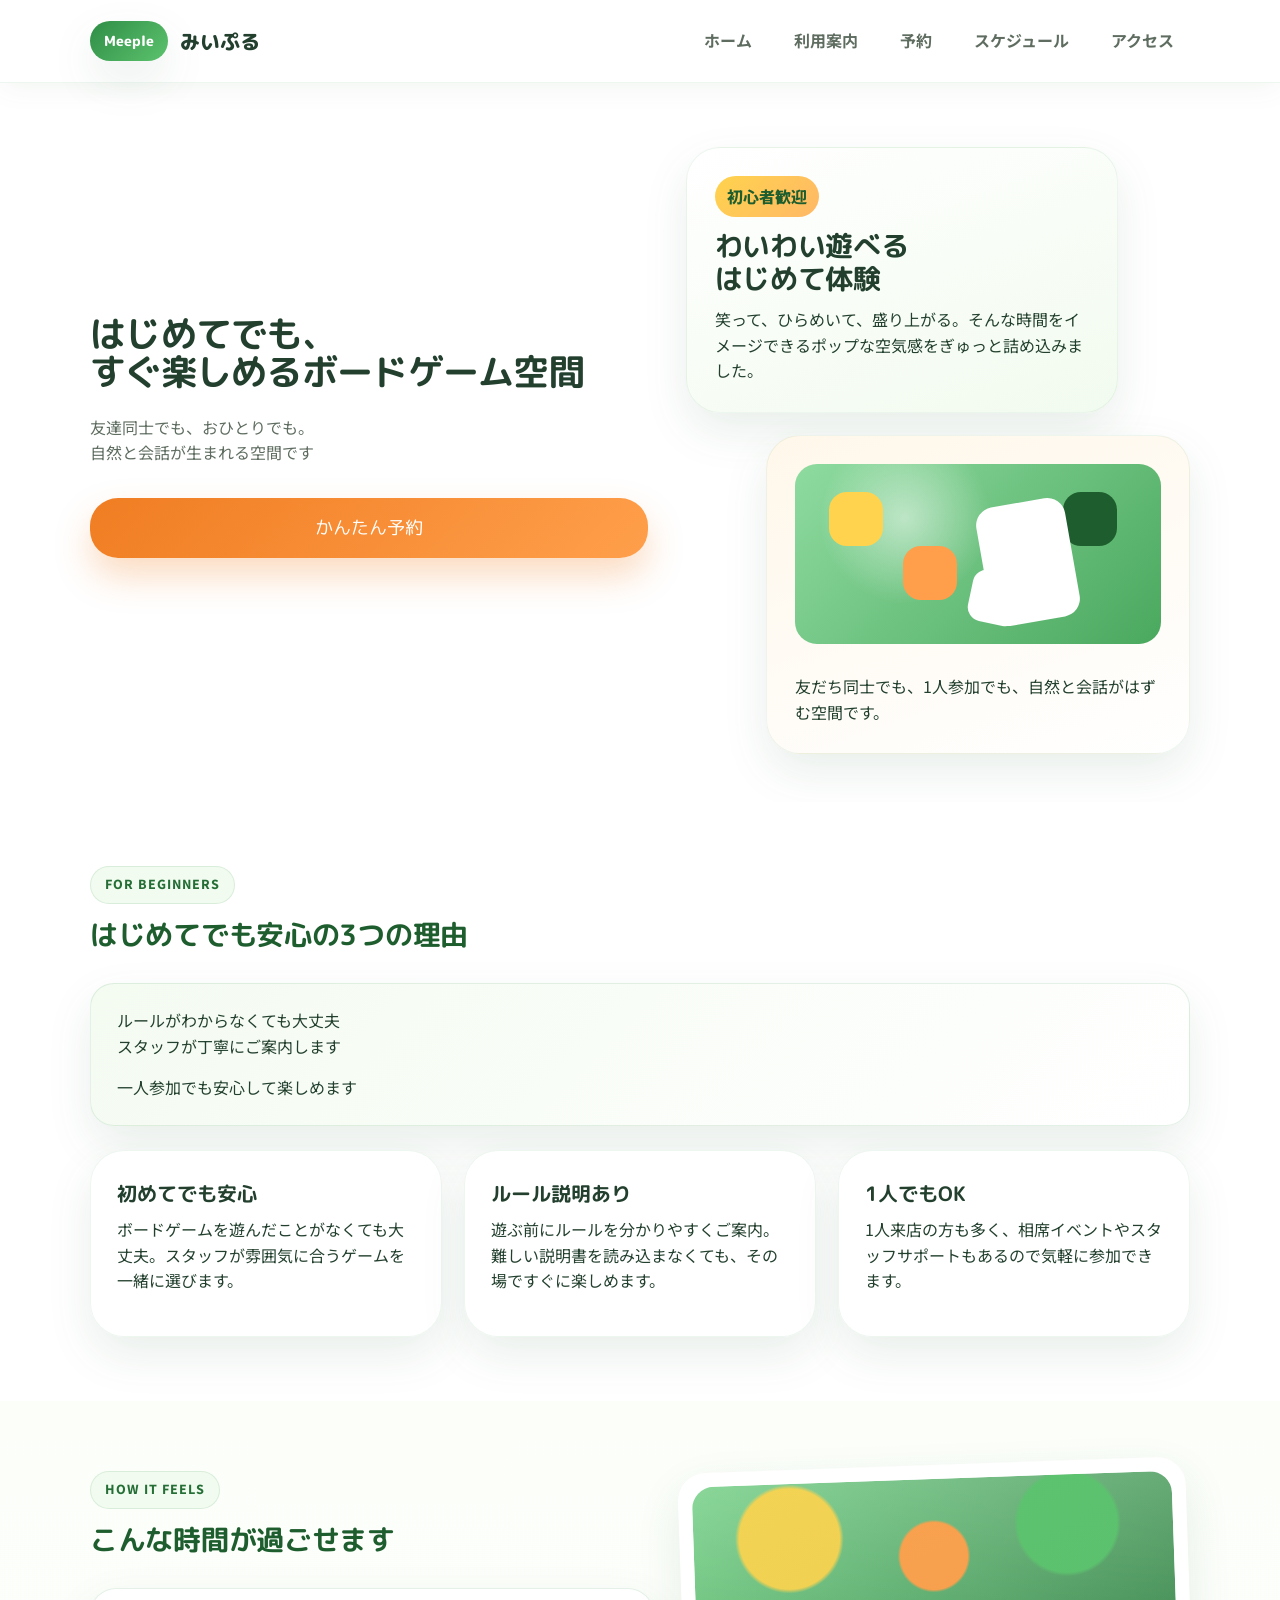
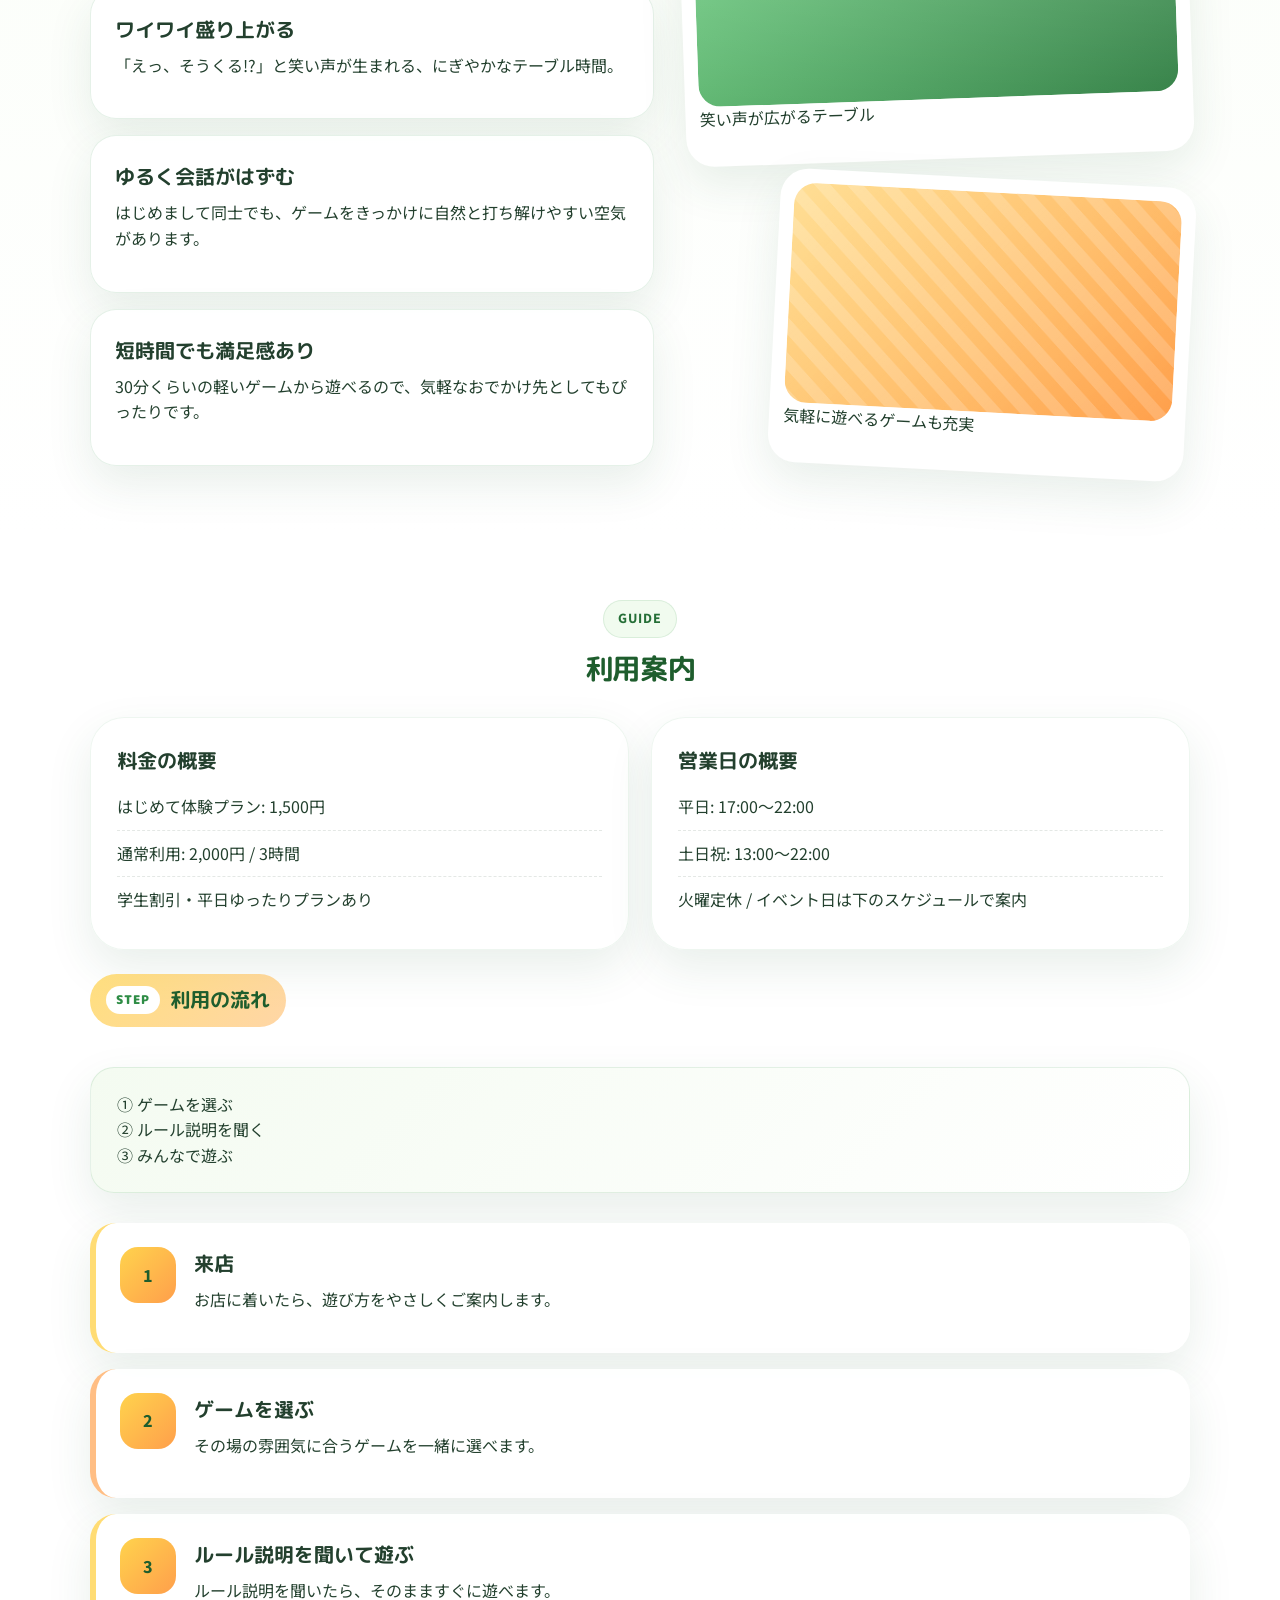
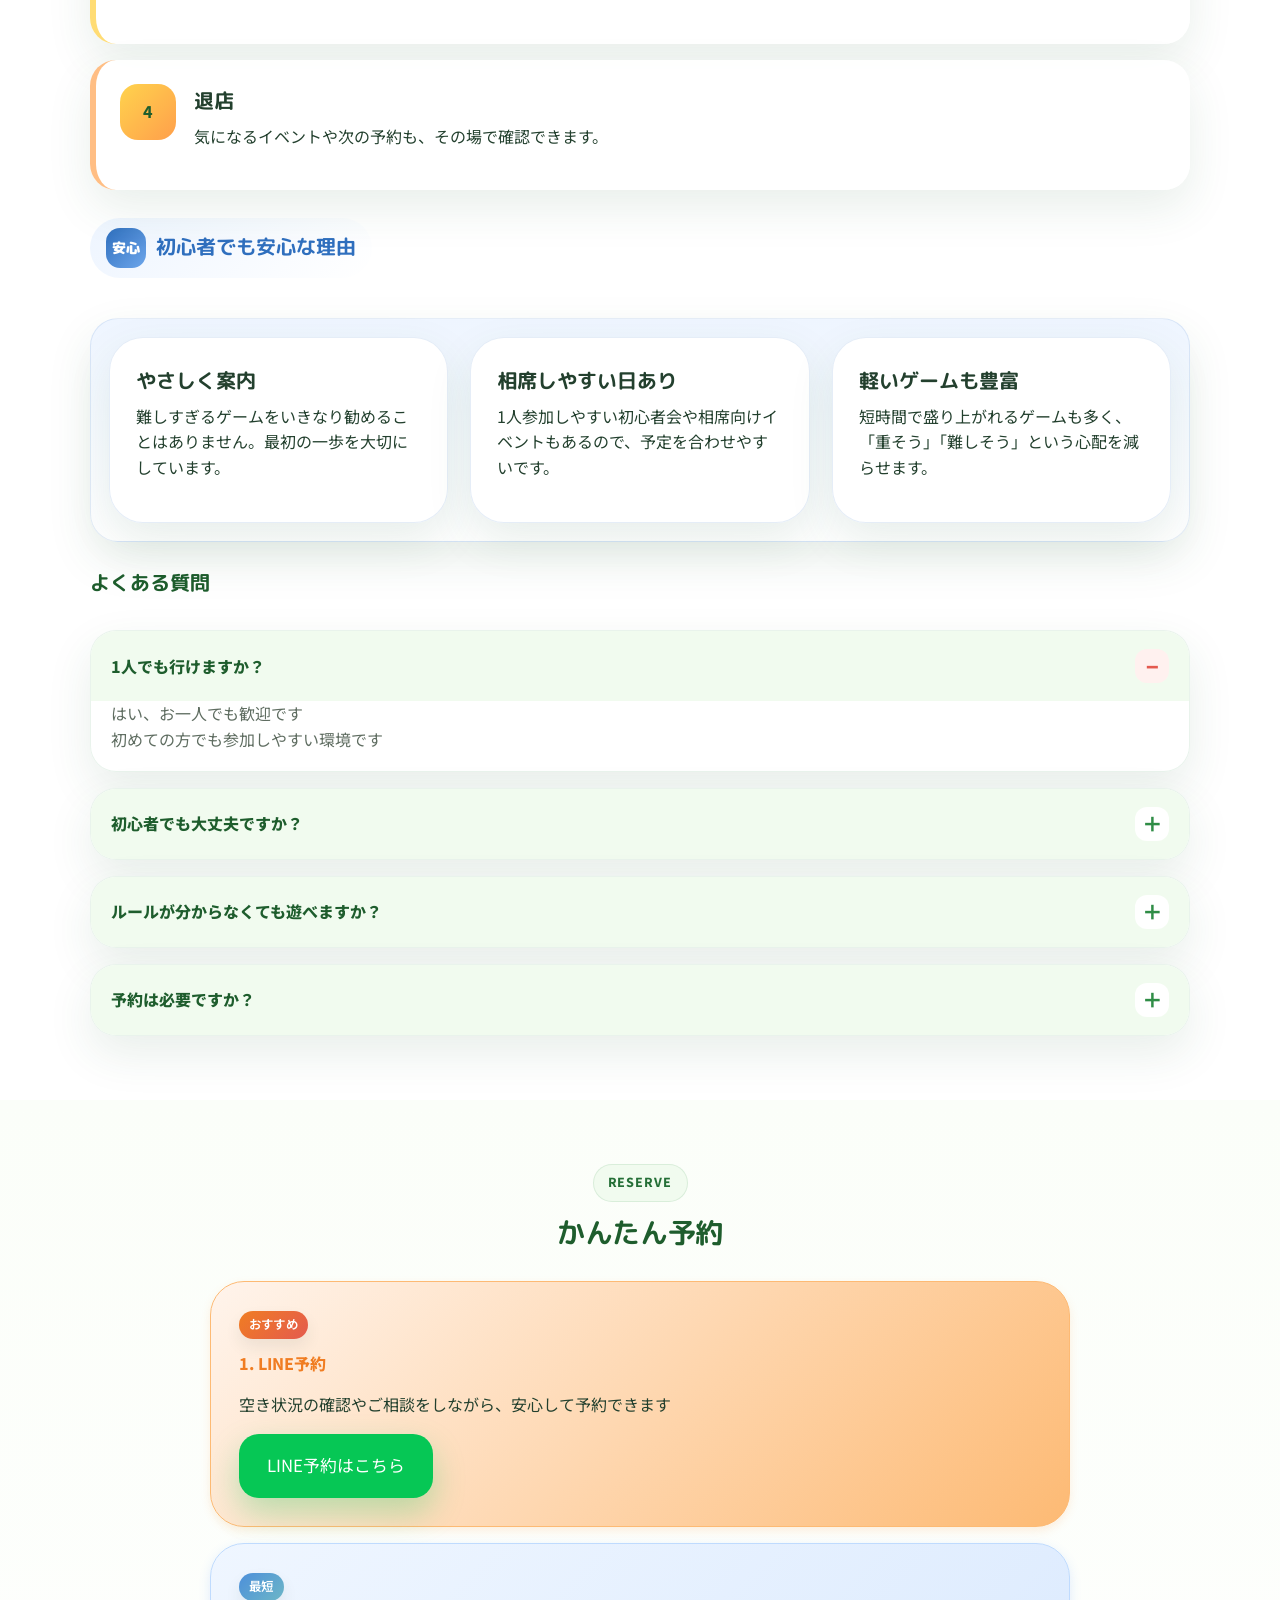
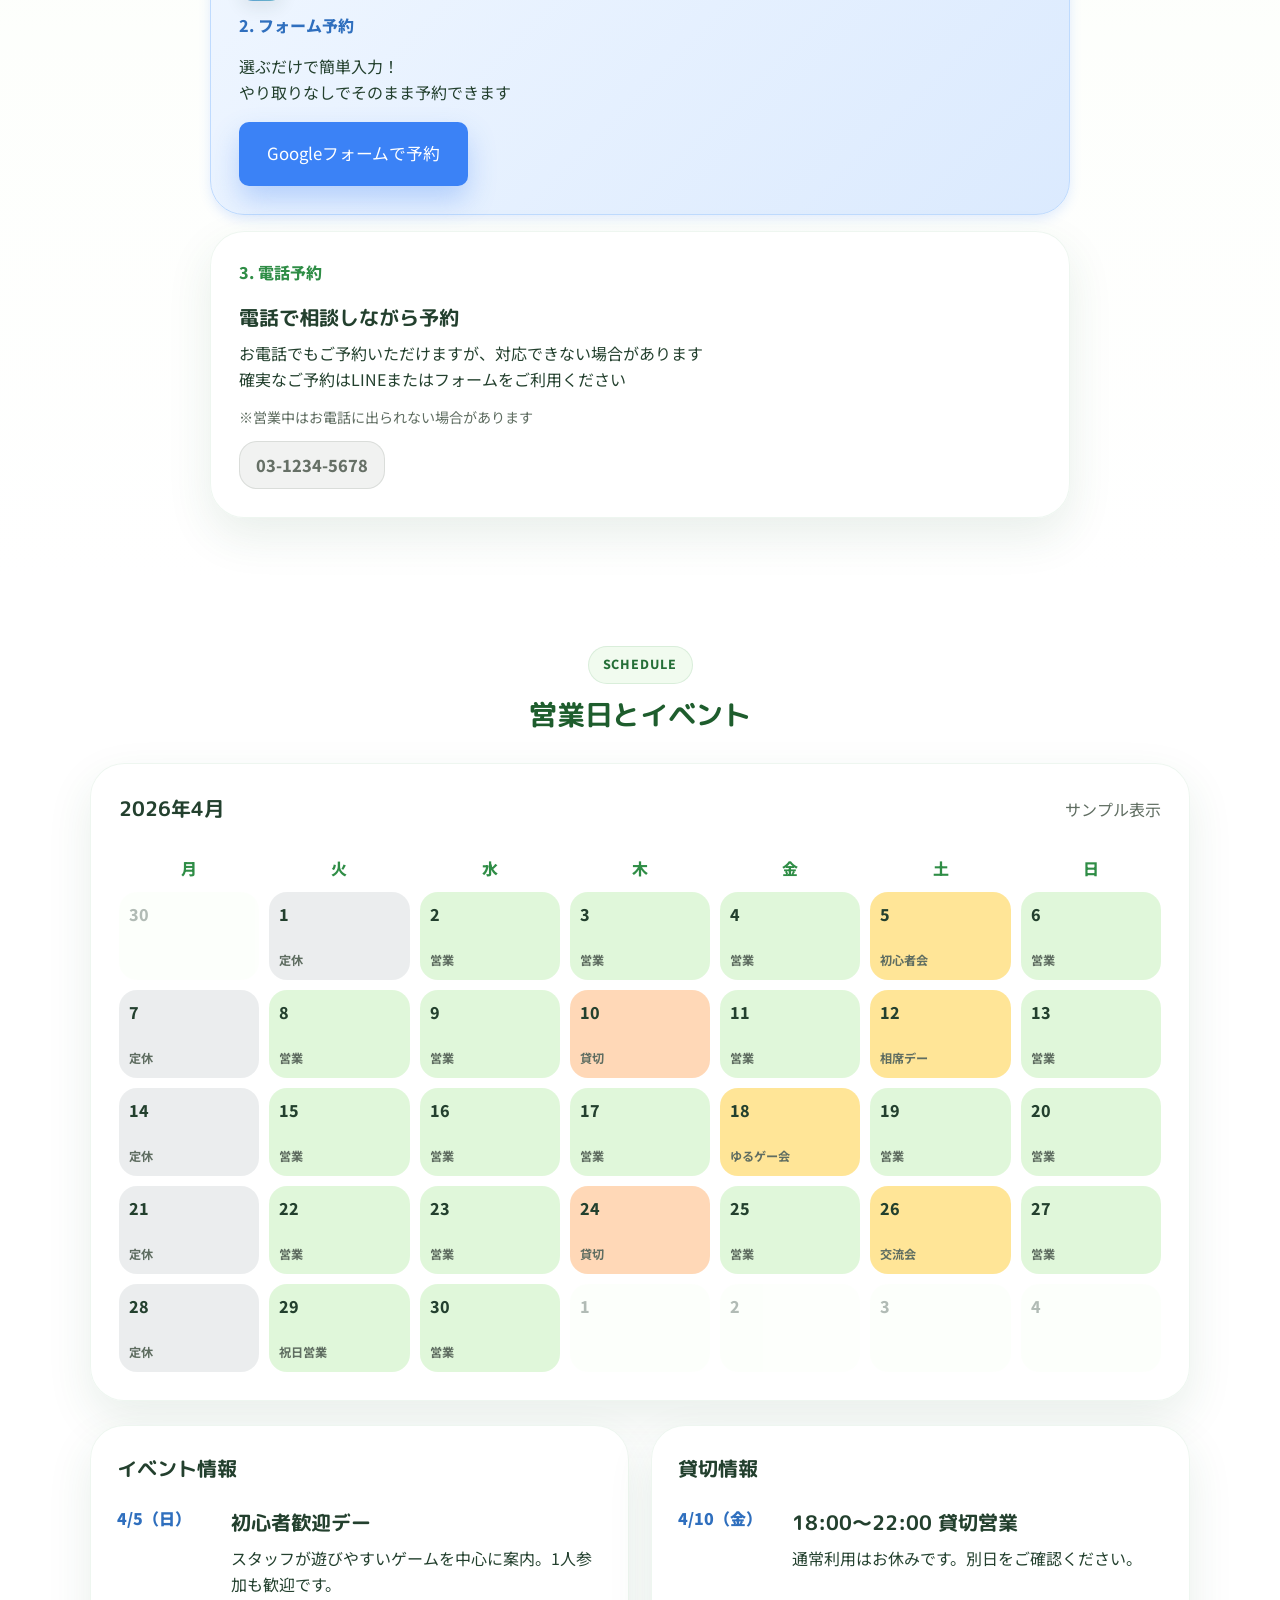
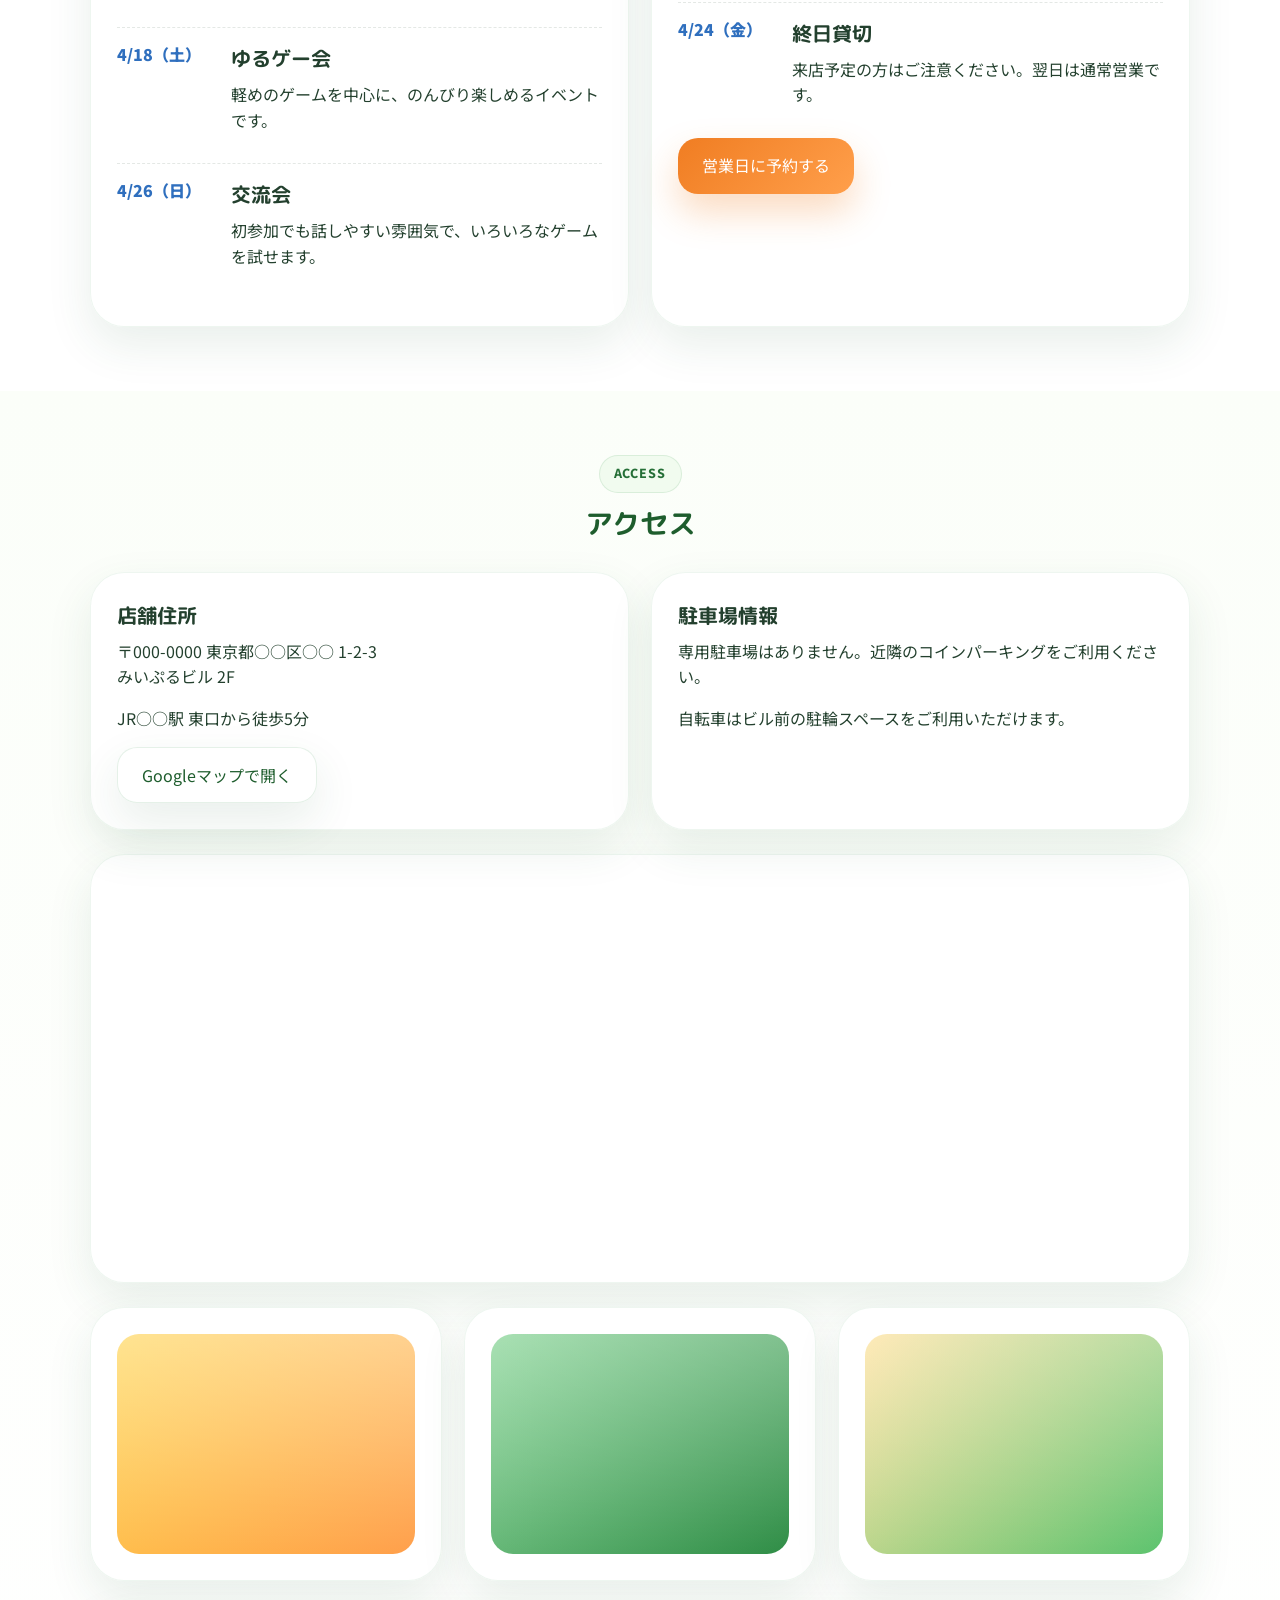
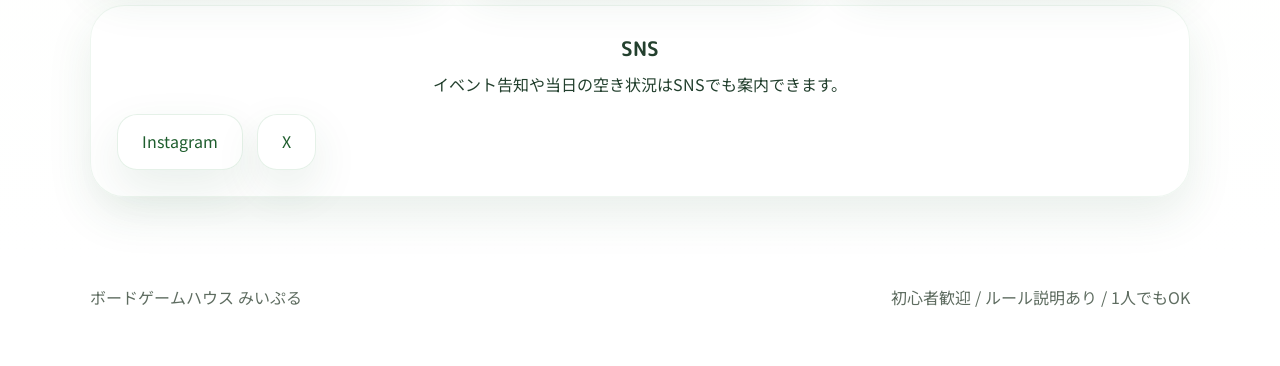
<file: index.html>
<!DOCTYPE html>
<html lang="ja">
<head>
  <meta charset="UTF-8">
  <meta name="viewport" content="width=device-width, initial-scale=1.0">
  <title>みいぷる | はじめてでも、気づいたら夢中。</title>
  <meta name="robots" content="noindex">
  <meta name="description" content="ボードゲームハウス みいぷるの公式サイト。初心者歓迎、ルール説明あり、1人でもOK。スマホからかんたん予約。">
  <link rel="preconnect" href="https://fonts.googleapis.com">
  <link rel="preconnect" href="https://fonts.gstatic.com" crossorigin>
  <link href="https://fonts.googleapis.com/css2?family=M+PLUS+Rounded+1c:wght@500;700;800&family=Noto+Sans+JP:wght@400;500;700;800&display=swap" rel="stylesheet">
  <script async src="https://www.googletagmanager.com/gtag/js?id=G-K13MHSB1YD"></script>
  <script>
    window.dataLayer = window.dataLayer || [];
    function gtag(){dataLayer.push(arguments);}
    gtag('js', new Date());
    gtag('config', 'G-K13MHSB1YD');
  </script>
  <link rel="stylesheet" href="styles.css">
</head>
<body>
  <header class="site-header">
    <div class="container header-inner">
      <a class="brand" href="#top">
        <span class="brand-badge">Meeple</span>
        <span class="brand-text">みいぷる</span>
      </a>
      <button class="nav-toggle" type="button" aria-expanded="false" aria-controls="site-nav">
        <span></span>
        <span></span>
        <span></span>
        <span class="sr-only">メニューを開く</span>
      </button>
      <nav id="site-nav" class="site-nav" aria-label="メインメニュー">
        <a href="#top">ホーム</a>
        <a href="#guide">利用案内</a>
        <a href="#reserve">予約</a>
        <a href="#schedule">スケジュール</a>
        <a href="#access">アクセス</a>
      </nav>
    </div>
  </header>

  <main>
    <section id="top" class="hero">
      <div class="container hero-grid">
        <div class="hero-copy">
          <h1>はじめてでも、<br>すぐ楽しめるボードゲーム空間</h1>
          <p class="hero-text">友達同士でも、おひとりでも。<br>自然と会話が生まれる空間です</p>
          <div class="hero-actions">
            <a class="button button-primary button-hero" href="#reserve">
              <span class="button-label">かんたん予約</span>
            </a>
          </div>
        </div>
        <div class="hero-visual" aria-hidden="true">
          <div class="scene-card scene-card-a">
            <span class="chip">初心者歓迎</span>
            <h2>わいわい遊べる<br>はじめて体験</h2>
            <p>笑って、ひらめいて、盛り上がる。そんな時間をイメージできるポップな空気感をぎゅっと詰め込みました。</p>
          </div>
          <div class="scene-card scene-card-b">
            <div class="tabletop">
              <span class="piece piece-yellow"></span>
              <span class="piece piece-orange"></span>
              <span class="piece piece-green"></span>
              <span class="card-mini"></span>
              <span class="dice-mini"></span>
            </div>
            <p>友だち同士でも、1人参加でも、自然と会話がはずむ空間です。</p>
          </div>
        </div>
      </div>
    </section>

    <section class="section">
      <div class="container">
        <div class="section-heading">
          <p class="eyebrow">FOR BEGINNERS</p>
          <h2>はじめてでも安心の3つの理由</h2>
        </div>
        <div class="beginner-message">
          <p>ルールがわからなくても大丈夫<br>スタッフが丁寧にご案内します</p>
          <p>一人参加でも安心して楽しめます</p>
        </div>
        <div class="card-grid three">
          <article class="info-card">
            <h3>初めてでも安心</h3>
            <p>ボードゲームを遊んだことがなくても大丈夫。スタッフが雰囲気に合うゲームを一緒に選びます。</p>
          </article>
          <article class="info-card">
            <h3>ルール説明あり</h3>
            <p>遊ぶ前にルールを分かりやすくご案内。難しい説明書を読み込まなくても、その場ですぐに楽しめます。</p>
          </article>
          <article class="info-card">
            <h3>1人でもOK</h3>
            <p>1人来店の方も多く、相席イベントやスタッフサポートもあるので気軽に参加できます。</p>
          </article>
        </div>
      </div>
    </section>

    <section class="section section-accent">
      <div class="container split-layout">
        <div>
          <div class="section-heading">
            <p class="eyebrow">HOW IT FEELS</p>
            <h2>こんな時間が過ごせます</h2>
          </div>
          <div class="stack-list">
            <div class="stack-item">
              <h3>ワイワイ盛り上がる</h3>
              <p>「えっ、そうくる!?」と笑い声が生まれる、にぎやかなテーブル時間。</p>
            </div>
            <div class="stack-item">
              <h3>ゆるく会話がはずむ</h3>
              <p>はじめまして同士でも、ゲームをきっかけに自然と打ち解けやすい空気があります。</p>
            </div>
            <div class="stack-item">
              <h3>短時間でも満足感あり</h3>
              <p>30分くらいの軽いゲームから遊べるので、気軽なおでかけ先としてもぴったりです。</p>
            </div>
          </div>
        </div>
        <div class="experience-panel">
          <div class="polaroid">
            <div class="photo photo-friends"></div>
            <p>笑い声が広がるテーブル</p>
          </div>
          <div class="polaroid small">
            <div class="photo photo-cards"></div>
            <p>気軽に遊べるゲームも充実</p>
          </div>
        </div>
      </div>
    </section>

    <section id="guide" class="section">
      <div class="container">
        <div class="section-heading centered">
          <p class="eyebrow">GUIDE</p>
          <h2>利用案内</h2>
        </div>

        <div class="card-grid two">
          <article class="summary-card">
            <h3>料金の概要</h3>
            <ul class="detail-list">
              <li>はじめて体験プラン: 1,500円</li>
              <li>通常利用: 2,000円 / 3時間</li>
              <li>学生割引・平日ゆったりプランあり</li>
            </ul>
          </article>
          <article class="summary-card">
            <h3>営業日の概要</h3>
            <ul class="detail-list">
              <li>平日: 17:00〜22:00</li>
              <li>土日祝: 13:00〜22:00</li>
              <li>火曜定休 / イベント日は下のスケジュールで案内</li>
            </ul>
          </article>
        </div>

        <div class="section-heading section-gap-top section-heading-flow">
          <h3>利用の流れ</h3>
        </div>
        <div class="beginner-message flow-summary">
          <p>① ゲームを選ぶ<br>② ルール説明を聞く<br>③ みんなで遊ぶ</p>
        </div>
        <div class="flow-section">
        <div class="flow-list">
          <article class="flow-item">
            <span class="flow-step">1</span>
            <div>
              <h3>来店</h3>
              <p>お店に着いたら、遊び方をやさしくご案内します。</p>
            </div>
          </article>
          <article class="flow-item">
            <span class="flow-step">2</span>
            <div>
              <h3>ゲームを選ぶ</h3>
              <p>その場の雰囲気に合うゲームを一緒に選べます。</p>
            </div>
          </article>
          <article class="flow-item">
            <span class="flow-step">3</span>
            <div>
              <h3>ルール説明を聞いて遊ぶ</h3>
              <p>ルール説明を聞いたら、そのまますぐに遊べます。</p>
            </div>
          </article>
          <article class="flow-item">
            <span class="flow-step">4</span>
            <div>
              <h3>退店</h3>
              <p>気になるイベントや次の予約も、その場で確認できます。</p>
            </div>
          </article>
        </div>
        </div>

        <div class="section-heading section-gap-top section-heading-support">
          <h3>初心者でも安心な理由</h3>
        </div>
        <div class="support-section">
        <div class="card-grid three support-grid">
          <article class="info-card">
            <h3>やさしく案内</h3>
            <p>難しすぎるゲームをいきなり勧めることはありません。最初の一歩を大切にしています。</p>
          </article>
          <article class="info-card">
            <h3>相席しやすい日あり</h3>
            <p>1人参加しやすい初心者会や相席向けイベントもあるので、予定を合わせやすいです。</p>
          </article>
          <article class="info-card">
            <h3>軽いゲームも豊富</h3>
            <p>短時間で盛り上がれるゲームも多く、「重そう」「難しそう」という心配を減らせます。</p>
          </article>
        </div>
        </div>

        <div class="section-heading section-gap-top">
          <h3>よくある質問</h3>
        </div>
        <div class="faq-list">
          <div class="faq-item is-open">
            <button class="faq-question" type="button" aria-expanded="true">
              <span>1人でも行けますか？</span>
              <span class="faq-icon" aria-hidden="true">−</span>
            </button>
            <div class="faq-answer">
              <div class="faq-answer-inner">
                <p>はい、お一人でも歓迎です<br>初めての方でも参加しやすい環境です</p>
              </div>
            </div>
          </div>
          <div class="faq-item">
            <button class="faq-question" type="button" aria-expanded="false">
              <span>初心者でも大丈夫ですか？</span>
              <span class="faq-icon" aria-hidden="true">＋</span>
            </button>
            <div class="faq-answer">
              <div class="faq-answer-inner">
                <p>もちろん大丈夫です<br>ルール説明も行いますので安心してご参加ください</p>
              </div>
            </div>
          </div>
          <div class="faq-item">
            <button class="faq-question" type="button" aria-expanded="false">
              <span>ルールが分からなくても遊べますか？</span>
              <span class="faq-icon" aria-hidden="true">＋</span>
            </button>
            <div class="faq-answer">
              <div class="faq-answer-inner">
                <p>スタッフがサポートしますので問題ありません</p>
              </div>
            </div>
          </div>
          <div class="faq-item">
            <button class="faq-question" type="button" aria-expanded="false">
              <span>予約は必要ですか？</span>
              <span class="faq-icon" aria-hidden="true">＋</span>
            </button>
            <div class="faq-answer">
              <div class="faq-answer-inner">
                <p>予約なしでもご利用いただけますが、事前予約がおすすめです</p>
              </div>
            </div>
          </div>
        </div>
      </div>
    </section>

    <section id="reserve" class="section section-accent">
      <div class="container narrow">
        <div class="section-heading centered">
          <p class="eyebrow">RESERVE</p>
          <h2>かんたん予約</h2>
        </div>

        <div class="reserve-options">
          <article class="reserve-card featured">
            <span class="reserve-badge reserve-badge-hot">おすすめ</span>
            <p class="reserve-rank">1. LINE予約</p>
            <p>空き状況の確認やご相談をしながら、安心して予約できます</p>
            <a class="button button-line large" href="https://line.me/" target="_blank" rel="noreferrer">LINE予約はこちら</a>
          </article>

          <article class="reserve-card">
            <span class="reserve-badge reserve-badge-fast">最短</span>
            <p class="reserve-rank">2. フォーム予約</p>
            <p>選ぶだけで簡単入力！<br>やり取りなしでそのまま予約できます</p>
            <a class="button button-secondary button-form large" href="https://forms.gle/" target="_blank" rel="noreferrer">Googleフォームで予約</a>
          </article>

          <article class="reserve-card">
            <p class="reserve-rank">3. 電話予約</p>
            <h3>電話で相談しながら予約</h3>
            <p>お電話でもご予約いただけますが、対応できない場合があります<br>確実なご予約はLINEまたはフォームをご利用ください</p>
            <p class="phone-note">※営業中はお電話に出られない場合があります</p>
            <a class="phone-link" href="tel:0312345678">03-1234-5678</a>
          </article>
        </div>
      </div>
    </section>

    <section id="schedule" class="section">
      <div class="container">
        <div class="section-heading centered">
          <p class="eyebrow">SCHEDULE</p>
          <h2>営業日とイベント</h2>
        </div>

        <div class="calendar-card">
          <div class="calendar-header">
            <h3>2026年4月</h3>
            <p>サンプル表示</p>
          </div>
          <div class="calendar-grid calendar-weekdays">
            <span>月</span>
            <span>火</span>
            <span>水</span>
            <span>木</span>
            <span>金</span>
            <span>土</span>
            <span>日</span>
          </div>
          <div class="calendar-grid calendar-days">
            <span class="day muted">30</span>
            <span class="day closed">1<span>定休</span></span>
            <span class="day open">2<span>営業</span></span>
            <span class="day open">3<span>営業</span></span>
            <span class="day open">4<span>営業</span></span>
            <span class="day event">5<span>初心者会</span></span>
            <span class="day open">6<span>営業</span></span>
            <span class="day closed">7<span>定休</span></span>
            <span class="day open">8<span>営業</span></span>
            <span class="day open">9<span>営業</span></span>
            <span class="day private">10<span>貸切</span></span>
            <span class="day open">11<span>営業</span></span>
            <span class="day event">12<span>相席デー</span></span>
            <span class="day open">13<span>営業</span></span>
            <span class="day closed">14<span>定休</span></span>
            <span class="day open">15<span>営業</span></span>
            <span class="day open">16<span>営業</span></span>
            <span class="day open">17<span>営業</span></span>
            <span class="day event">18<span>ゆるゲー会</span></span>
            <span class="day open">19<span>営業</span></span>
            <span class="day open">20<span>営業</span></span>
            <span class="day closed">21<span>定休</span></span>
            <span class="day open">22<span>営業</span></span>
            <span class="day open">23<span>営業</span></span>
            <span class="day private">24<span>貸切</span></span>
            <span class="day open">25<span>営業</span></span>
            <span class="day event">26<span>交流会</span></span>
            <span class="day open">27<span>営業</span></span>
            <span class="day closed">28<span>定休</span></span>
            <span class="day open">29<span>祝日営業</span></span>
            <span class="day open">30<span>営業</span></span>
            <span class="day muted">1</span>
            <span class="day muted">2</span>
            <span class="day muted">3</span>
            <span class="day muted">4</span>
          </div>
        </div>

        <div class="card-grid two section-gap-top">
          <article class="summary-card">
            <h3>イベント情報</h3>
            <div class="event-list">
              <div class="event-item">
                <p class="event-date">4/5（日）</p>
                <div>
                  <h3>初心者歓迎デー</h3>
                  <p>スタッフが遊びやすいゲームを中心に案内。1人参加も歓迎です。</p>
                </div>
              </div>
              <div class="event-item">
                <p class="event-date">4/18（土）</p>
                <div>
                  <h3>ゆるゲー会</h3>
                  <p>軽めのゲームを中心に、のんびり楽しめるイベントです。</p>
                </div>
              </div>
              <div class="event-item">
                <p class="event-date">4/26（日）</p>
                <div>
                  <h3>交流会</h3>
                  <p>初参加でも話しやすい雰囲気で、いろいろなゲームを試せます。</p>
                </div>
              </div>
            </div>
          </article>

          <article class="summary-card">
            <h3>貸切情報</h3>
            <div class="event-list">
              <div class="event-item">
                <p class="event-date">4/10（金）</p>
                <div>
                  <h3>18:00〜22:00 貸切営業</h3>
                  <p>通常利用はお休みです。別日をご確認ください。</p>
                </div>
              </div>
              <div class="event-item">
                <p class="event-date">4/24（金）</p>
                <div>
                  <h3>終日貸切</h3>
                  <p>来店予定の方はご注意ください。翌日は通常営業です。</p>
                </div>
              </div>
            </div>
            <a class="button button-primary" href="#reserve">営業日に予約する</a>
            <!-- 予約導線としては有効なため現状は残置。全体導線との重複度は今後の運用で再評価しやすい位置に配置。 -->
          </article>
        </div>
      </div>
    </section>

    <section id="access" class="section section-accent">
      <div class="container">
        <div class="section-heading centered">
          <p class="eyebrow">ACCESS</p>
          <h2>アクセス</h2>
        </div>

        <div class="card-grid two">
          <article class="summary-card">
            <h3>店舗住所</h3>
            <p>〒000-0000 東京都○○区○○ 1-2-3<br>みいぷるビル 2F</p>
            <p>JR○○駅 東口から徒歩5分</p>
            <a class="button button-secondary" href="https://maps.google.com/" target="_blank" rel="noreferrer">Googleマップで開く</a>
          </article>
          <article class="summary-card">
            <h3>駐車場情報</h3>
            <p>専用駐車場はありません。近隣のコインパーキングをご利用ください。</p>
            <p>自転車はビル前の駐輪スペースをご利用いただけます。</p>
          </article>
        </div>

        <div class="map-frame section-gap-top">
          <iframe title="みいぷるの地図" src="https://www.google.com/maps?q=Tokyo%20Station&z=14&output=embed" loading="lazy" referrerpolicy="no-referrer-when-downgrade"></iframe>
        </div>

        <div class="card-grid three section-gap-top">
          <article class="photo-card">
            <div class="photo photo-shop-front"></div>
            <!-- <p>入口イメージ</p> -->
          </article>
          <article class="photo-card">
            <div class="photo photo-table"></div>
            <!-- <p>テーブル席イメージ</p> -->
          </article>
          <article class="photo-card">
            <div class="photo photo-shelf"></div>
            <!-- <p>ゲーム棚イメージ</p> -->
          </article>
        </div>

        <div class="summary-card centered-card section-gap-top">
          <h3>SNS</h3>
          <p>イベント告知や当日の空き状況はSNSでも案内できます。</p>
          <div class="social-links">
            <a class="button button-secondary" href="https://www.instagram.com/" target="_blank" rel="noreferrer">Instagram</a>
            <a class="button button-secondary" href="https://x.com/" target="_blank" rel="noreferrer">X</a>
          </div>
        </div>
      </div>
    </section>
  </main>

  <footer class="site-footer">
    <div class="container footer-inner">
      <p>ボードゲームハウス みいぷる</p>
      <p>初心者歓迎 / ルール説明あり / 1人でもOK</p>
    </div>
  </footer>

  <button class="back-to-top" type="button" aria-label="トップへ戻る">↑ トップ</button>

  <script src="script.js"></script>
</body>
</html>
</file>
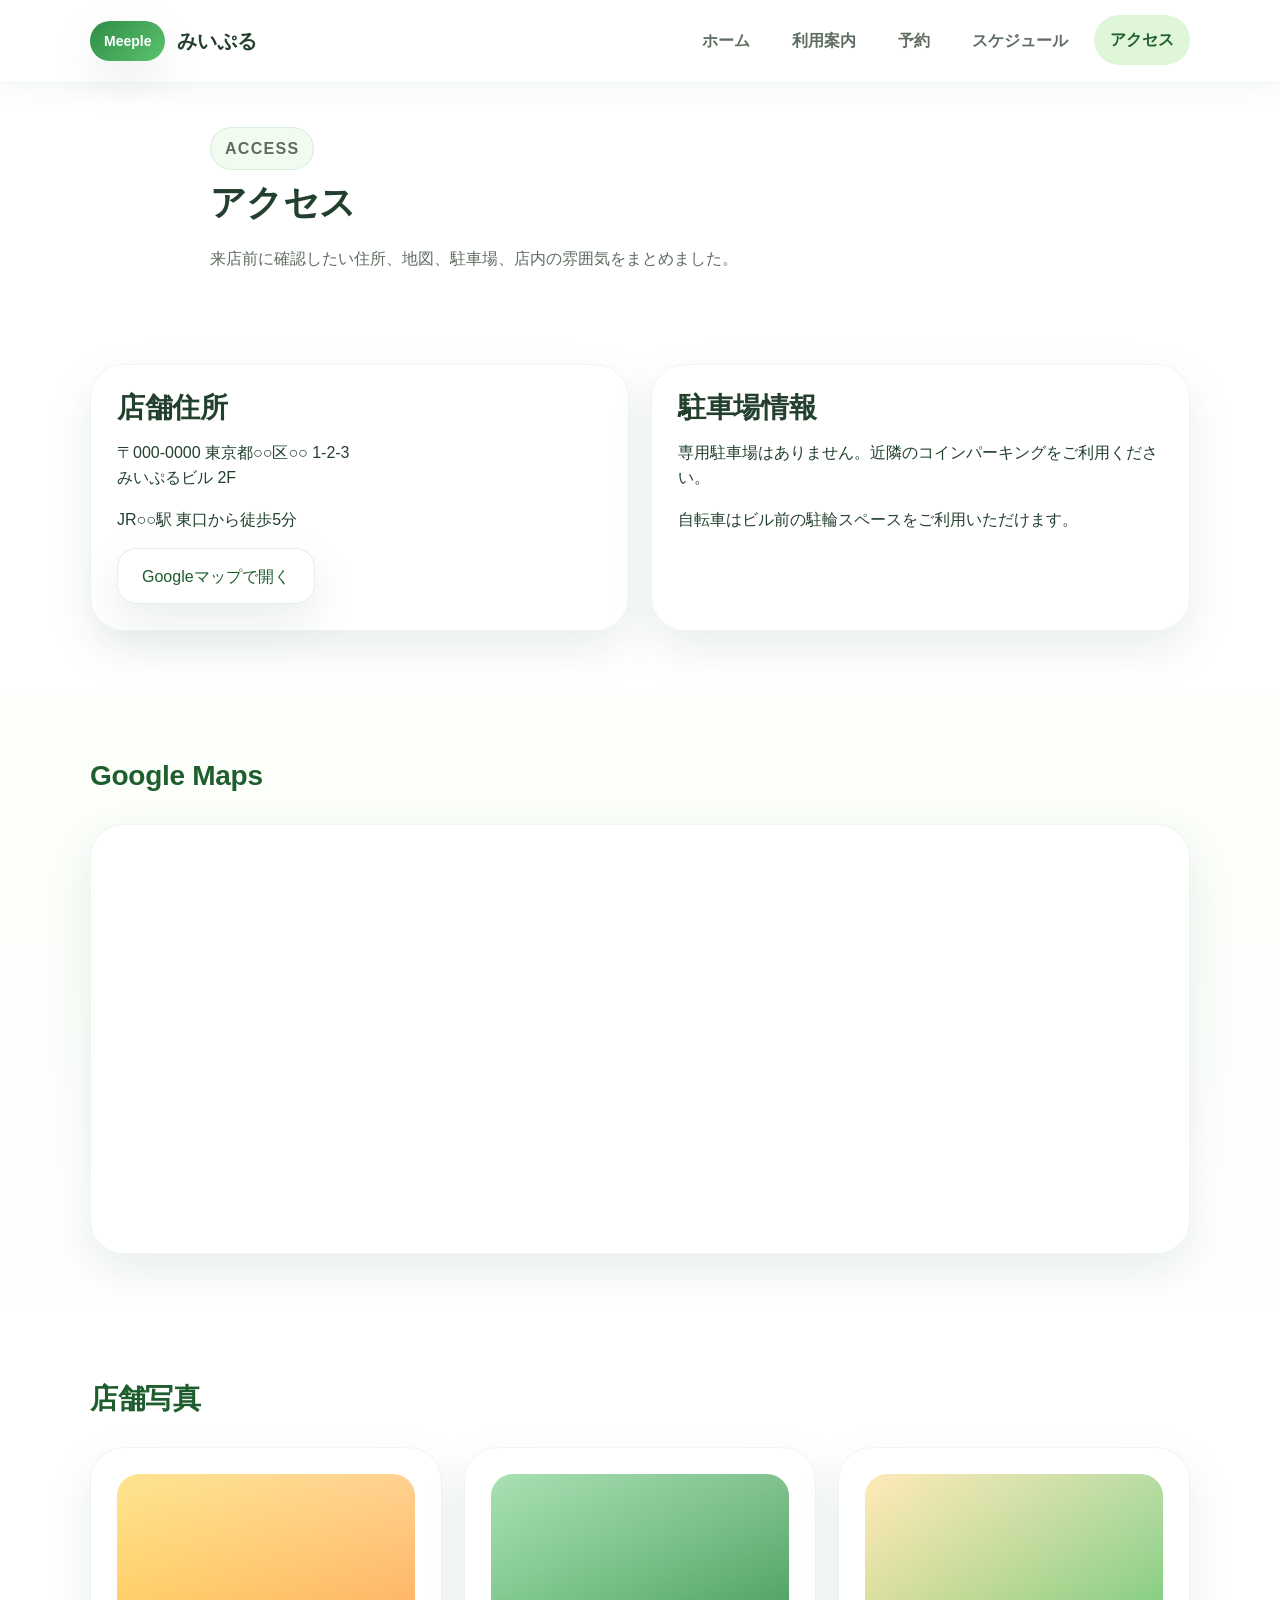
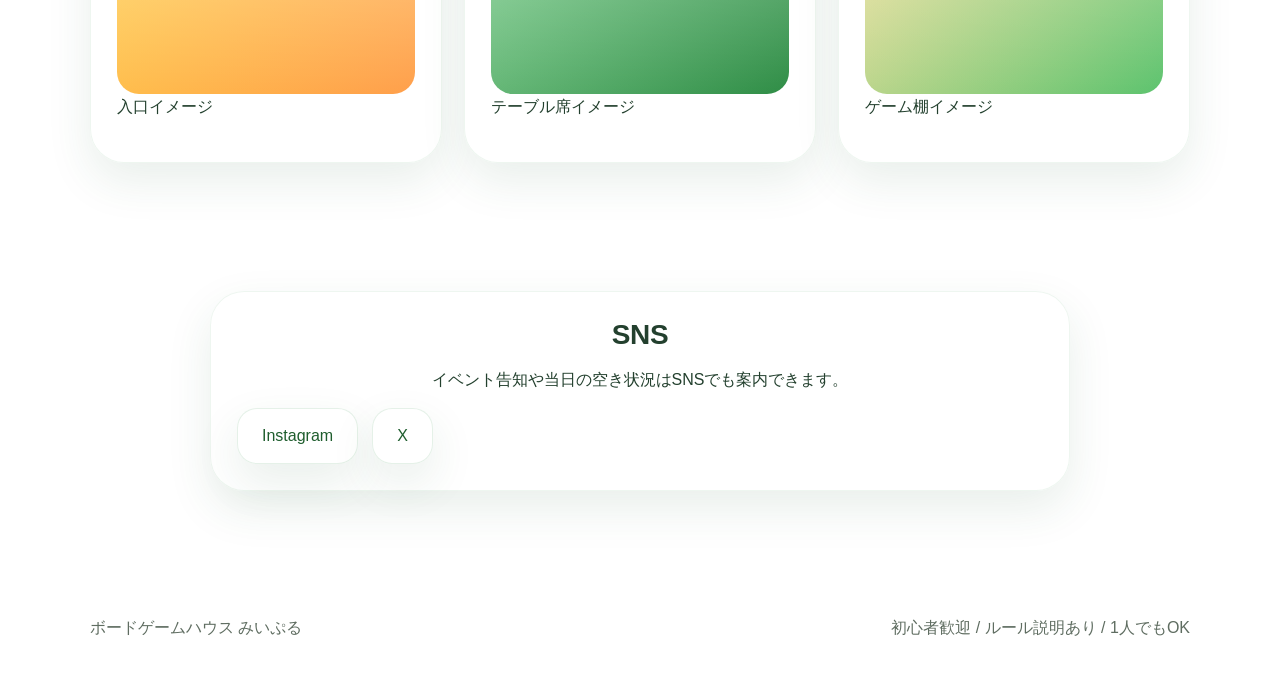
<file: access/index.html>
<!DOCTYPE html>
<html lang="ja">
<head>
  <meta charset="UTF-8">
  <meta name="viewport" content="width=device-width, initial-scale=1.0">
  <title>アクセス | みいぷる</title>
  <meta name="description" content="ボードゲームハウス みいぷるのアクセス情報。住所、Google Maps、駐車場、店舗写真、SNSリンクを掲載しています。">
  <script async src="https://www.googletagmanager.com/gtag/js?id=G-K13MHSB1YD"></script>
  <script>
    window.dataLayer = window.dataLayer || [];
    function gtag(){dataLayer.push(arguments);}
    gtag('js', new Date());
    gtag('config', 'G-K13MHSB1YD');
  </script>
  <link rel="stylesheet" href="../styles.css">
</head>
<body>
  <header class="site-header">
    <div class="container header-inner">
      <a class="brand" href="../index.html">
        <span class="brand-badge">Meeple</span>
        <span class="brand-text">みいぷる</span>
      </a>
      <button class="nav-toggle" type="button" aria-expanded="false" aria-controls="site-nav">
        <span></span>
        <span></span>
        <span></span>
        <span class="sr-only">メニューを開く</span>
      </button>
      <nav id="site-nav" class="site-nav" aria-label="メインメニュー">
        <a href="../index.html">ホーム</a>
        <a href="../guide/index.html">利用案内</a>
        <a href="../reserve/index.html">予約</a>
        <a href="../schedule/index.html">スケジュール</a>
        <a class="active" href="../access/index.html">アクセス</a>
      </nav>
    </div>
  </header>

  <main class="page-main">
    <section class="page-hero">
      <div class="container narrow">
        <p class="eyebrow">ACCESS</p>
        <h1>アクセス</h1>
        <p>来店前に確認したい住所、地図、駐車場、店内の雰囲気をまとめました。</p>
      </div>
    </section>

    <section class="section">
      <div class="container">
        <div class="card-grid two">
          <article class="summary-card">
            <h2>店舗住所</h2>
            <p>〒000-0000 東京都○○区○○ 1-2-3<br>みいぷるビル 2F</p>
            <p>JR○○駅 東口から徒歩5分</p>
            <a class="button button-secondary" href="https://maps.google.com/" target="_blank" rel="noreferrer">Googleマップで開く</a>
          </article>
          <article class="summary-card">
            <h2>駐車場情報</h2>
            <p>専用駐車場はありません。近隣のコインパーキングをご利用ください。</p>
            <p>自転車はビル前の駐輪スペースをご利用いただけます。</p>
          </article>
        </div>
      </div>
    </section>

    <section class="section section-accent">
      <div class="container">
        <div class="section-heading">
          <h2>Google Maps</h2>
        </div>
        <div class="map-frame">
          <iframe title="みいぷるの地図" src="https://www.google.com/maps?q=Tokyo%20Station&z=14&output=embed" loading="lazy" referrerpolicy="no-referrer-when-downgrade"></iframe>
        </div>
      </div>
    </section>

    <section class="section">
      <div class="container">
        <div class="section-heading">
          <h2>店舗写真</h2>
        </div>
        <div class="card-grid three">
          <article class="photo-card">
            <div class="photo photo-shop-front"></div>
            <p>入口イメージ</p>
          </article>
          <article class="photo-card">
            <div class="photo photo-table"></div>
            <p>テーブル席イメージ</p>
          </article>
          <article class="photo-card">
            <div class="photo photo-shelf"></div>
            <p>ゲーム棚イメージ</p>
          </article>
        </div>
      </div>
    </section>

    <section class="section">
      <div class="container narrow">
        <div class="summary-card centered-card">
          <h2>SNS</h2>
          <p>イベント告知や当日の空き状況はSNSでも案内できます。</p>
          <div class="social-links">
            <a class="button button-secondary" href="https://www.instagram.com/" target="_blank" rel="noreferrer">Instagram</a>
            <a class="button button-secondary" href="https://x.com/" target="_blank" rel="noreferrer">X</a>
          </div>
        </div>
      </div>
    </section>
  </main>

  <footer class="site-footer">
    <div class="container footer-inner">
      <p>ボードゲームハウス みいぷる</p>
      <p>初心者歓迎 / ルール説明あり / 1人でもOK</p>
    </div>
  </footer>

  <script src="../script.js"></script>
</body>
</html>
</file>
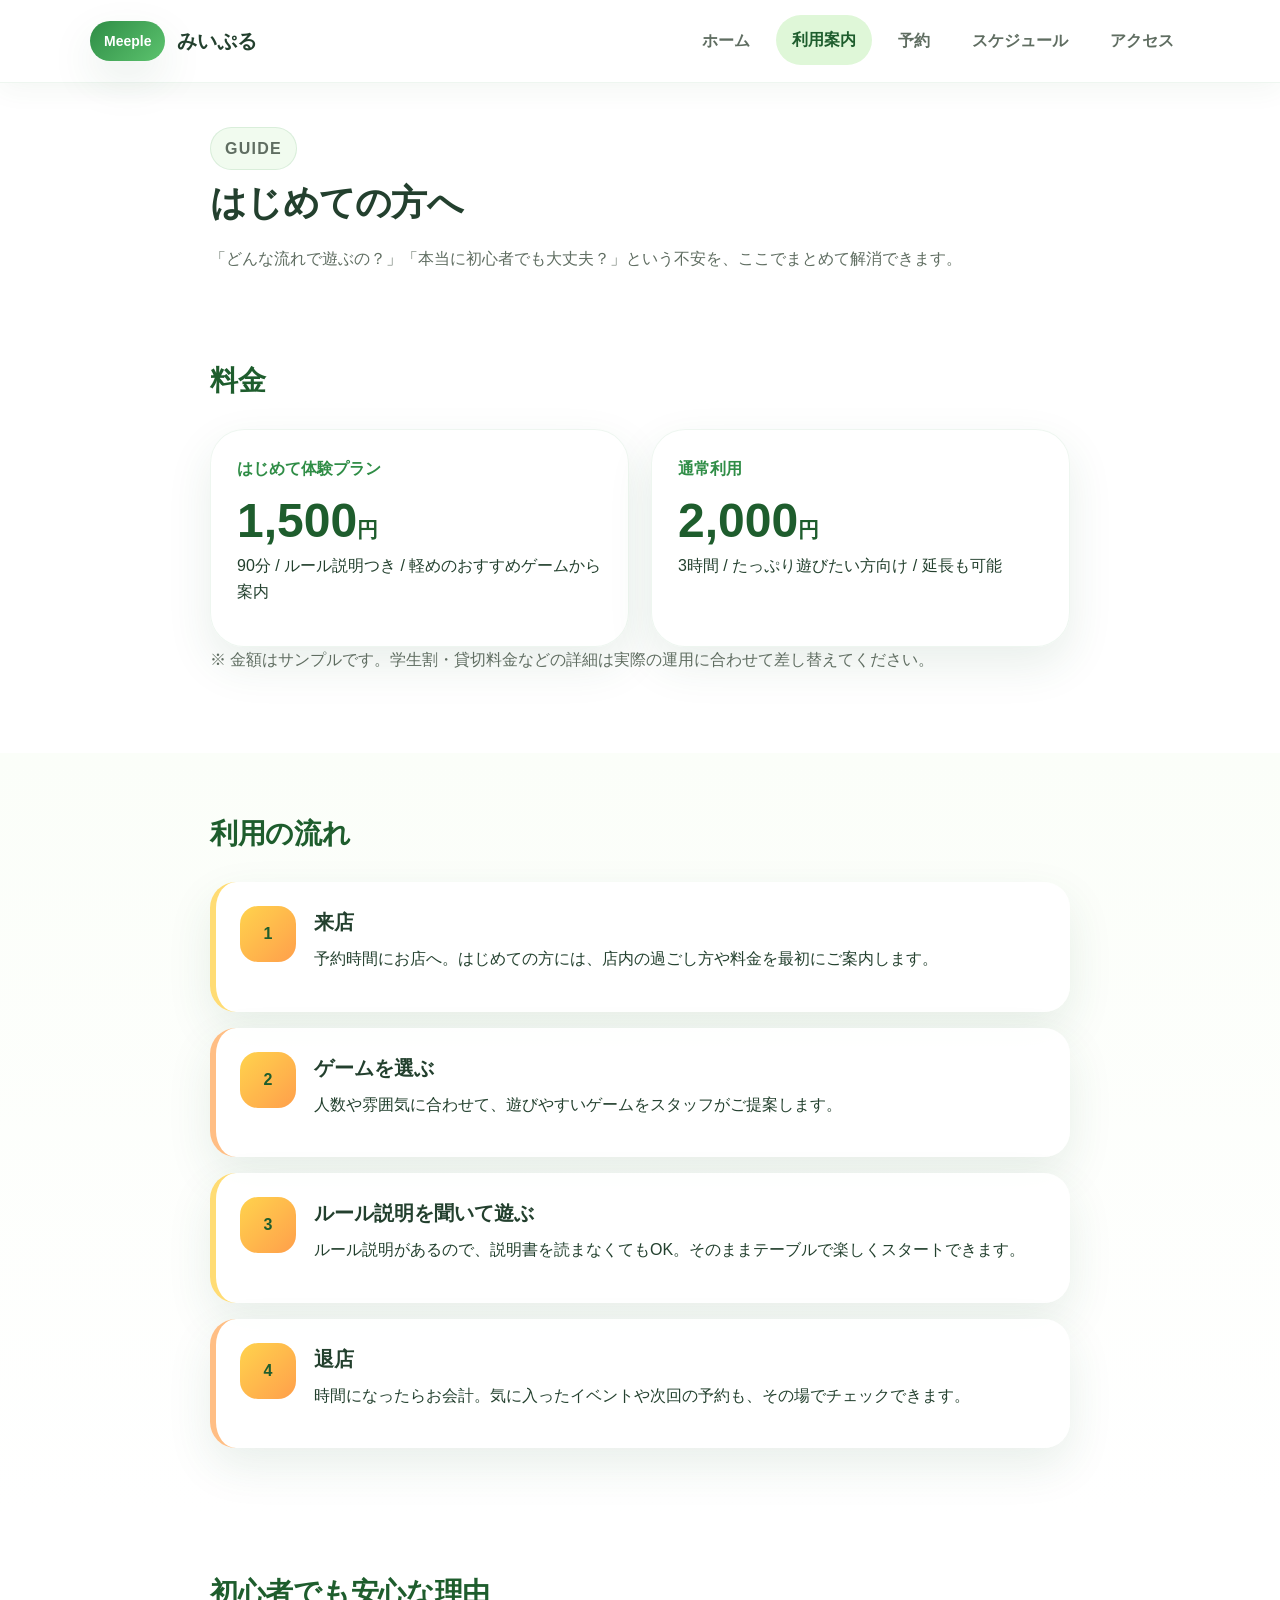
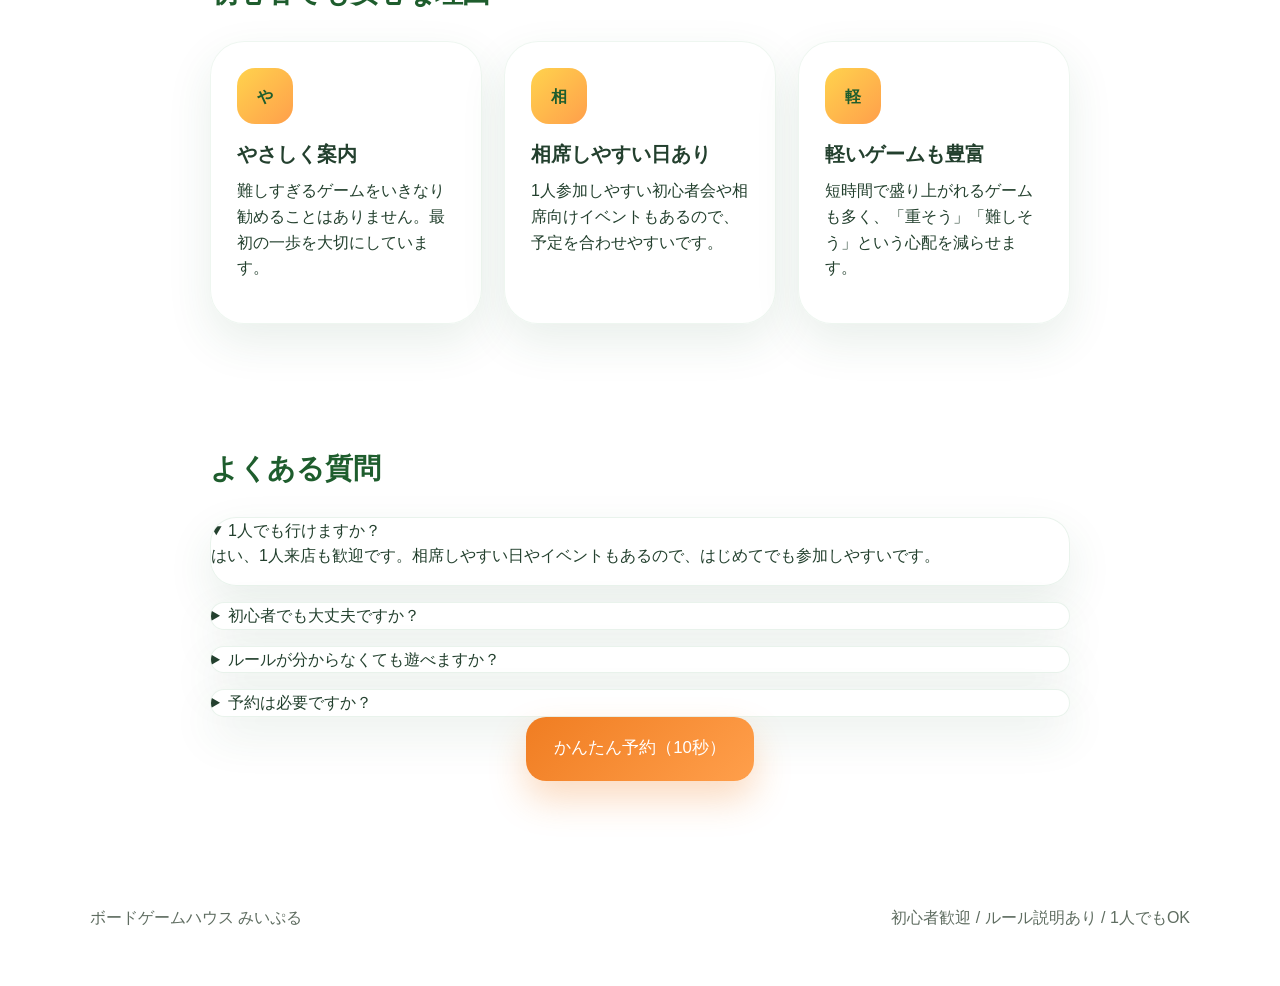
<file: guide/index.html>
<!DOCTYPE html>
<html lang="ja">
<head>
  <meta charset="UTF-8">
  <meta name="viewport" content="width=device-width, initial-scale=1.0">
  <title>利用案内 | みいぷる</title>
  <meta name="description" content="ボードゲームハウス みいぷるの利用案内。料金、利用の流れ、初心者でも安心な理由、FAQを掲載しています。">
  <script async src="https://www.googletagmanager.com/gtag/js?id=G-K13MHSB1YD"></script>
  <script>
    window.dataLayer = window.dataLayer || [];
    function gtag(){dataLayer.push(arguments);}
    gtag('js', new Date());
    gtag('config', 'G-K13MHSB1YD');
  </script>
  <link rel="stylesheet" href="../styles.css">
</head>
<body>
  <header class="site-header">
    <div class="container header-inner">
      <a class="brand" href="../index.html">
        <span class="brand-badge">Meeple</span>
        <span class="brand-text">みいぷる</span>
      </a>
      <button class="nav-toggle" type="button" aria-expanded="false" aria-controls="site-nav">
        <span></span>
        <span></span>
        <span></span>
        <span class="sr-only">メニューを開く</span>
      </button>
      <nav id="site-nav" class="site-nav" aria-label="メインメニュー">
        <a href="../index.html">ホーム</a>
        <a class="active" href="../guide/index.html">利用案内</a>
        <a href="../reserve/index.html">予約</a>
        <a href="../schedule/index.html">スケジュール</a>
        <a href="../access/index.html">アクセス</a>
      </nav>
    </div>
  </header>

  <main class="page-main">
    <section class="page-hero">
      <div class="container narrow">
        <p class="eyebrow">GUIDE</p>
        <h1>はじめての方へ</h1>
        <p>「どんな流れで遊ぶの？」「本当に初心者でも大丈夫？」という不安を、ここでまとめて解消できます。</p>
      </div>
    </section>

    <section class="section">
      <div class="container narrow">
        <div class="section-heading">
          <h2>料金</h2>
        </div>
        <div class="card-grid two">
          <article class="price-card">
            <p class="price-label">はじめて体験プラン</p>
            <p class="price-value">1,500<span>円</span></p>
            <p>90分 / ルール説明つき / 軽めのおすすめゲームから案内</p>
          </article>
          <article class="price-card">
            <p class="price-label">通常利用</p>
            <p class="price-value">2,000<span>円</span></p>
            <p>3時間 / たっぷり遊びたい方向け / 延長も可能</p>
          </article>
        </div>
        <p class="note-text">※ 金額はサンプルです。学生割・貸切料金などの詳細は実際の運用に合わせて差し替えてください。</p>
      </div>
    </section>

    <section class="section section-accent">
      <div class="container narrow">
        <div class="section-heading">
          <h2>利用の流れ</h2>
        </div>
        <div class="flow-list">
          <article class="flow-item">
            <span class="flow-step">1</span>
            <div>
              <h3>来店</h3>
              <p>予約時間にお店へ。はじめての方には、店内の過ごし方や料金を最初にご案内します。</p>
            </div>
          </article>
          <article class="flow-item">
            <span class="flow-step">2</span>
            <div>
              <h3>ゲームを選ぶ</h3>
              <p>人数や雰囲気に合わせて、遊びやすいゲームをスタッフがご提案します。</p>
            </div>
          </article>
          <article class="flow-item">
            <span class="flow-step">3</span>
            <div>
              <h3>ルール説明を聞いて遊ぶ</h3>
              <p>ルール説明があるので、説明書を読まなくてもOK。そのままテーブルで楽しくスタートできます。</p>
            </div>
          </article>
          <article class="flow-item">
            <span class="flow-step">4</span>
            <div>
              <h3>退店</h3>
              <p>時間になったらお会計。気に入ったイベントや次回の予約も、その場でチェックできます。</p>
            </div>
          </article>
        </div>
      </div>
    </section>

    <section class="section">
      <div class="container narrow">
        <div class="section-heading">
          <h2>初心者でも安心な理由</h2>
        </div>
        <div class="card-grid three">
          <article class="info-card">
            <div class="icon-bubble">や</div>
            <h3>やさしく案内</h3>
            <p>難しすぎるゲームをいきなり勧めることはありません。最初の一歩を大切にしています。</p>
          </article>
          <article class="info-card">
            <div class="icon-bubble">相</div>
            <h3>相席しやすい日あり</h3>
            <p>1人参加しやすい初心者会や相席向けイベントもあるので、予定を合わせやすいです。</p>
          </article>
          <article class="info-card">
            <div class="icon-bubble">軽</div>
            <h3>軽いゲームも豊富</h3>
            <p>短時間で盛り上がれるゲームも多く、「重そう」「難しそう」という心配を減らせます。</p>
          </article>
        </div>
      </div>
    </section>

    <section class="section">
      <div class="container narrow">
        <div class="section-heading">
          <h2>よくある質問</h2>
        </div>
        <div class="faq-list">
          <details class="faq-item" open>
            <summary>1人でも行けますか？</summary>
            <p>はい、1人来店も歓迎です。相席しやすい日やイベントもあるので、はじめてでも参加しやすいです。</p>
          </details>
          <details class="faq-item">
            <summary>初心者でも大丈夫ですか？</summary>
            <p>もちろん大丈夫です。未経験の方にも遊びやすいゲームからご案内します。</p>
          </details>
          <details class="faq-item">
            <summary>ルールが分からなくても遊べますか？</summary>
            <p>はい。スタッフがルール説明を行うので、説明書を事前に読む必要はありません。</p>
          </details>
          <details class="faq-item">
            <summary>予約は必要ですか？</summary>
            <p>当日来店できる日もありますが、席やイベント参加を確実にしたい場合は予約がおすすめです。</p>
          </details>
        </div>
        <div class="centered-cta">
          <a class="button button-primary large" href="../reserve/index.html">かんたん予約（10秒）</a>
        </div>
      </div>
    </section>
  </main>

  <footer class="site-footer">
    <div class="container footer-inner">
      <p>ボードゲームハウス みいぷる</p>
      <p>初心者歓迎 / ルール説明あり / 1人でもOK</p>
    </div>
  </footer>

  <script src="../script.js"></script>
</body>
</html>
</file>
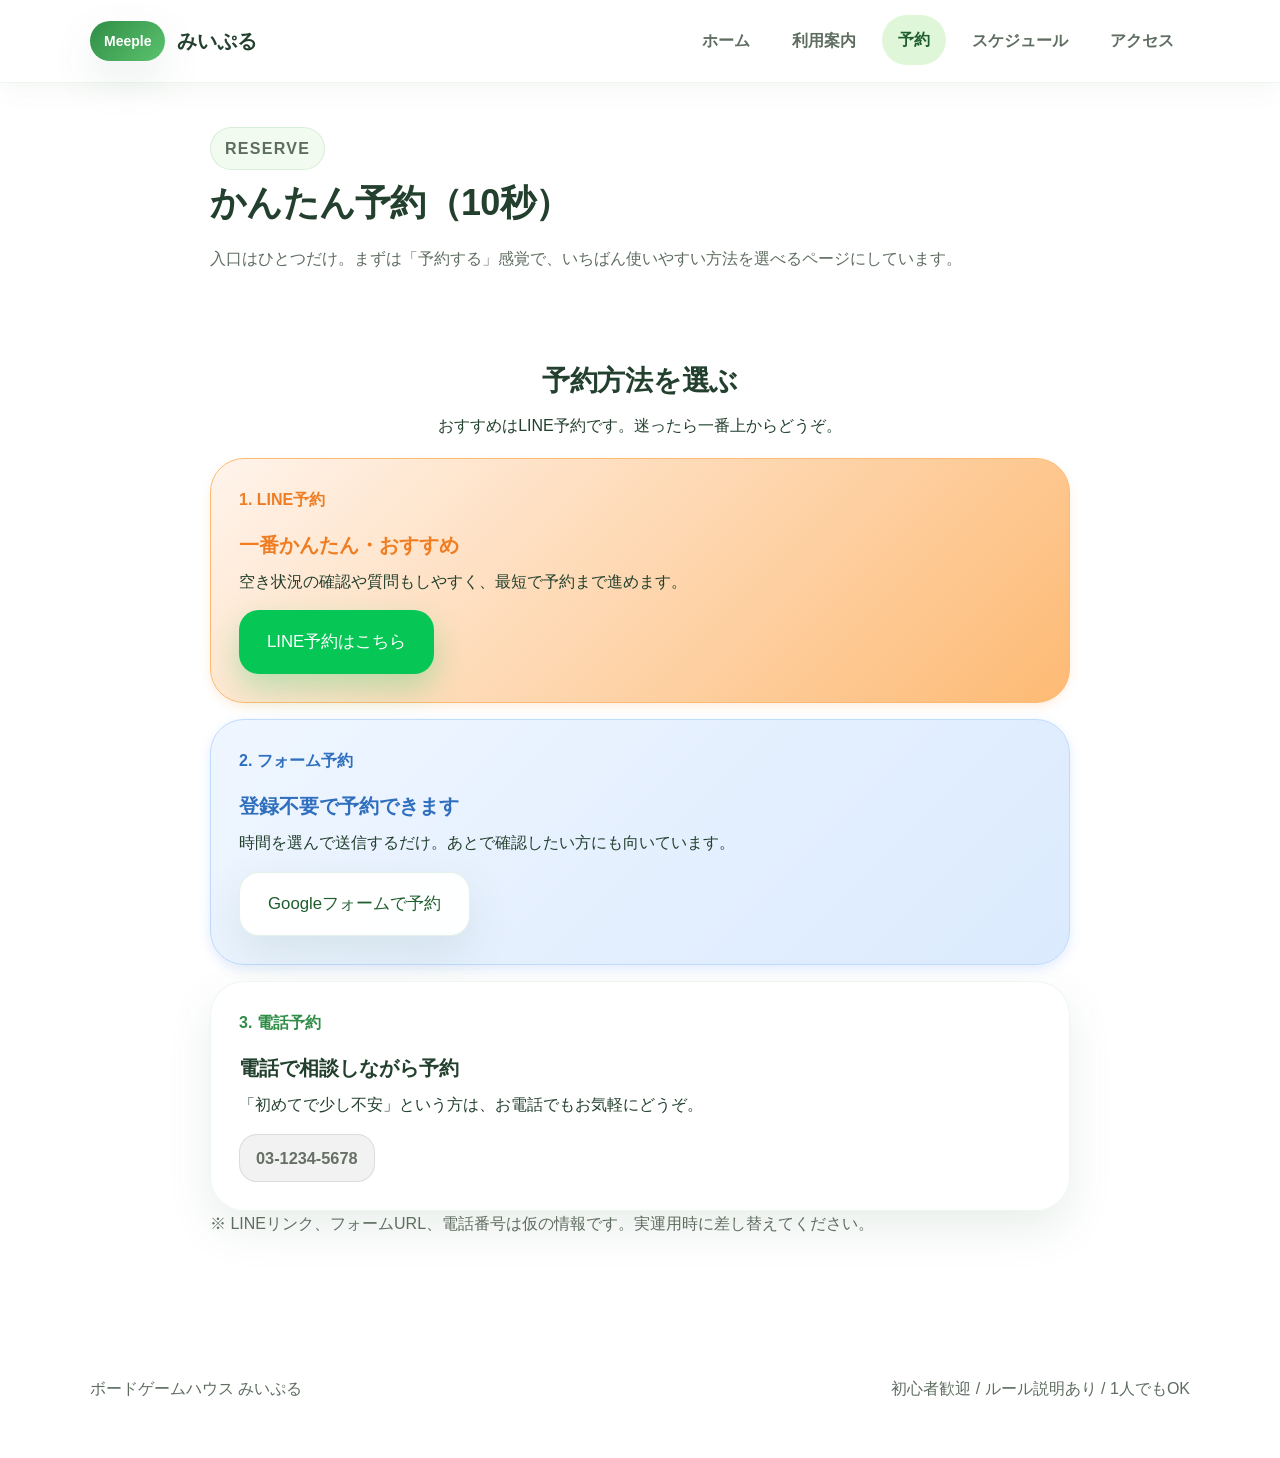
<file: reserve/index.html>
<!DOCTYPE html>
<html lang="ja">
<head>
  <meta charset="UTF-8">
  <meta name="viewport" content="width=device-width, initial-scale=1.0">
  <title>予約 | みいぷる</title>
  <meta name="description" content="ボードゲームハウス みいぷるの予約ページ。LINE予約、フォーム予約、電話予約をシンプルに案内しています。">
  <script async src="https://www.googletagmanager.com/gtag/js?id=G-K13MHSB1YD"></script>
  <script>
    window.dataLayer = window.dataLayer || [];
    function gtag(){dataLayer.push(arguments);}
    gtag('js', new Date());
    gtag('config', 'G-K13MHSB1YD');
  </script>
  <link rel="stylesheet" href="../styles.css">
</head>
<body>
  <header class="site-header">
    <div class="container header-inner">
      <a class="brand" href="../index.html">
        <span class="brand-badge">Meeple</span>
        <span class="brand-text">みいぷる</span>
      </a>
      <button class="nav-toggle" type="button" aria-expanded="false" aria-controls="site-nav">
        <span></span>
        <span></span>
        <span></span>
        <span class="sr-only">メニューを開く</span>
      </button>
      <nav id="site-nav" class="site-nav" aria-label="メインメニュー">
        <a href="../index.html">ホーム</a>
        <a href="../guide/index.html">利用案内</a>
        <a class="active" href="../reserve/index.html">予約</a>
        <a href="../schedule/index.html">スケジュール</a>
        <a href="../access/index.html">アクセス</a>
      </nav>
    </div>
  </header>

  <main class="page-main">
    <section class="page-hero">
      <div class="container narrow">
        <p class="eyebrow">RESERVE</p>
        <h1>かんたん予約（10秒）</h1>
        <p>入口はひとつだけ。まずは「予約する」感覚で、いちばん使いやすい方法を選べるページにしています。</p>
      </div>
    </section>

    <section class="section">
      <div class="container narrow">
        <div class="reserve-entry">
          <h2>予約方法を選ぶ</h2>
          <p>おすすめはLINE予約です。迷ったら一番上からどうぞ。</p>
        </div>

        <div class="reserve-options">
          <article class="reserve-card featured">
            <p class="reserve-rank">1. LINE予約</p>
            <h3>一番かんたん・おすすめ</h3>
            <p>空き状況の確認や質問もしやすく、最短で予約まで進めます。</p>
            <a class="button button-line large" href="https://line.me/" target="_blank" rel="noreferrer">LINE予約はこちら</a>
          </article>

          <article class="reserve-card">
            <p class="reserve-rank">2. フォーム予約</p>
            <h3>登録不要で予約できます</h3>
            <p>時間を選んで送信するだけ。あとで確認したい方にも向いています。</p>
            <a class="button button-secondary large" href="https://forms.gle/" target="_blank" rel="noreferrer">Googleフォームで予約</a>
          </article>

          <article class="reserve-card">
            <p class="reserve-rank">3. 電話予約</p>
            <h3>電話で相談しながら予約</h3>
            <p>「初めてで少し不安」という方は、お電話でもお気軽にどうぞ。</p>
            <a class="phone-link" href="tel:0312345678">03-1234-5678</a>
          </article>
        </div>

        <div class="simple-note">
          <p>※ LINEリンク、フォームURL、電話番号は仮の情報です。実運用時に差し替えてください。</p>
        </div>
      </div>
    </section>
  </main>

  <footer class="site-footer">
    <div class="container footer-inner">
      <p>ボードゲームハウス みいぷる</p>
      <p>初心者歓迎 / ルール説明あり / 1人でもOK</p>
    </div>
  </footer>

  <script src="../script.js"></script>
</body>
</html>
</file>
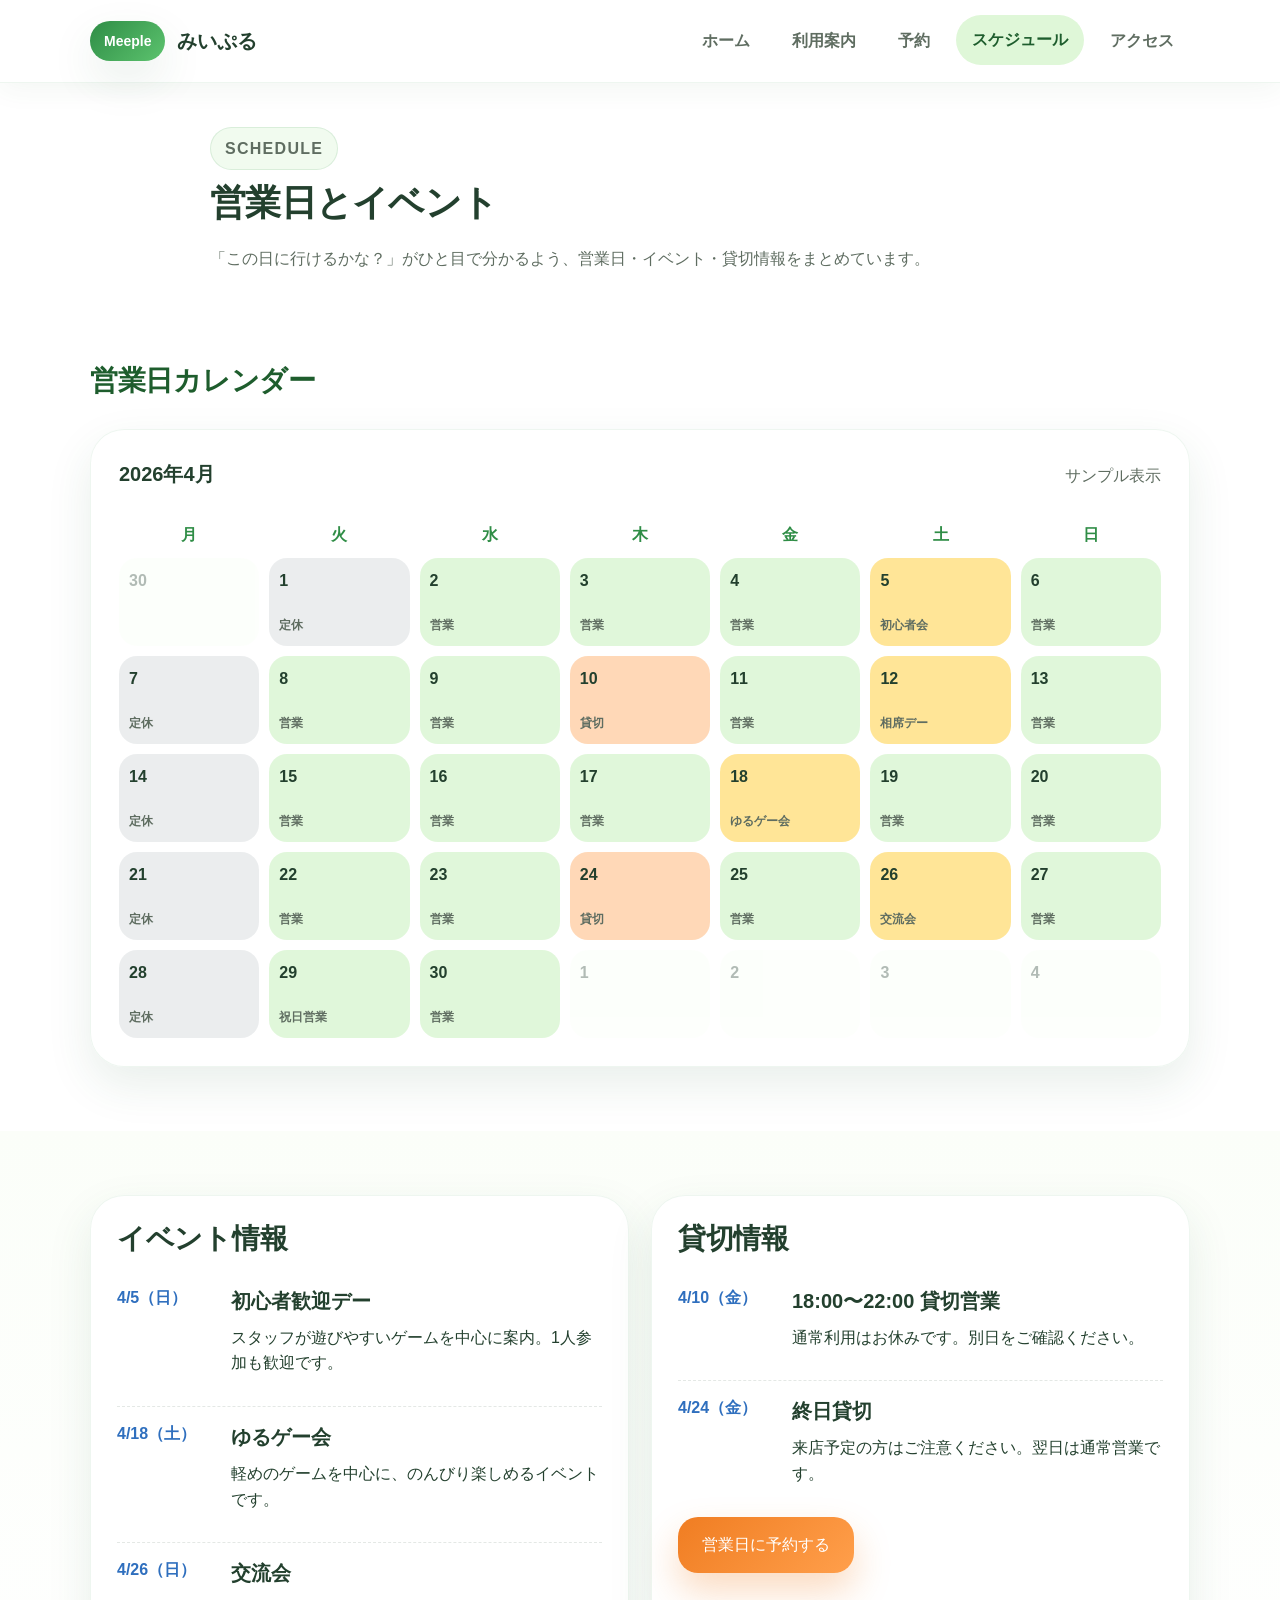
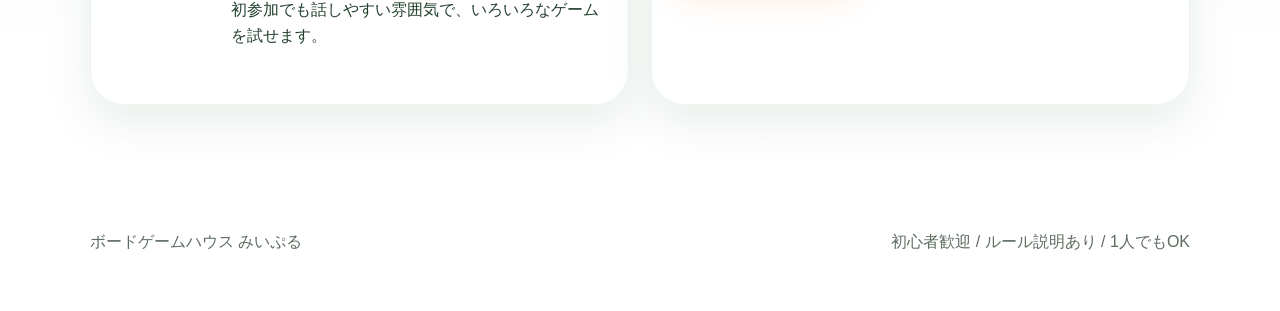
<file: schedule/index.html>
<!DOCTYPE html>
<html lang="ja">
<head>
  <meta charset="UTF-8">
  <meta name="viewport" content="width=device-width, initial-scale=1.0">
  <title>スケジュール | みいぷる</title>
  <meta name="description" content="ボードゲームハウス みいぷるの営業日カレンダー、イベント情報、貸切情報を掲載しています。">
  <script async src="https://www.googletagmanager.com/gtag/js?id=G-K13MHSB1YD"></script>
  <script>
    window.dataLayer = window.dataLayer || [];
    function gtag(){dataLayer.push(arguments);}
    gtag('js', new Date());
    gtag('config', 'G-K13MHSB1YD');
  </script>
  <link rel="stylesheet" href="../styles.css">
</head>
<body>
  <header class="site-header">
    <div class="container header-inner">
      <a class="brand" href="../index.html">
        <span class="brand-badge">Meeple</span>
        <span class="brand-text">みいぷる</span>
      </a>
      <button class="nav-toggle" type="button" aria-expanded="false" aria-controls="site-nav">
        <span></span>
        <span></span>
        <span></span>
        <span class="sr-only">メニューを開く</span>
      </button>
      <nav id="site-nav" class="site-nav" aria-label="メインメニュー">
        <a href="../index.html">ホーム</a>
        <a href="../guide/index.html">利用案内</a>
        <a href="../reserve/index.html">予約</a>
        <a class="active" href="../schedule/index.html">スケジュール</a>
        <a href="../access/index.html">アクセス</a>
      </nav>
    </div>
  </header>

  <main class="page-main">
    <section class="page-hero">
      <div class="container narrow">
        <p class="eyebrow">SCHEDULE</p>
        <h1>営業日とイベント</h1>
        <p>「この日に行けるかな？」がひと目で分かるよう、営業日・イベント・貸切情報をまとめています。</p>
      </div>
    </section>

    <section class="section">
      <div class="container">
        <div class="section-heading">
          <h2>営業日カレンダー</h2>
        </div>
        <div class="calendar-card">
          <div class="calendar-header">
            <h3>2026年4月</h3>
            <p>サンプル表示</p>
          </div>
          <div class="calendar-grid calendar-weekdays">
            <span>月</span>
            <span>火</span>
            <span>水</span>
            <span>木</span>
            <span>金</span>
            <span>土</span>
            <span>日</span>
          </div>
          <div class="calendar-grid calendar-days">
            <span class="day muted">30</span>
            <span class="day closed">1<span>定休</span></span>
            <span class="day open">2<span>営業</span></span>
            <span class="day open">3<span>営業</span></span>
            <span class="day open">4<span>営業</span></span>
            <span class="day event">5<span>初心者会</span></span>
            <span class="day open">6<span>営業</span></span>
            <span class="day closed">7<span>定休</span></span>
            <span class="day open">8<span>営業</span></span>
            <span class="day open">9<span>営業</span></span>
            <span class="day private">10<span>貸切</span></span>
            <span class="day open">11<span>営業</span></span>
            <span class="day event">12<span>相席デー</span></span>
            <span class="day open">13<span>営業</span></span>
            <span class="day closed">14<span>定休</span></span>
            <span class="day open">15<span>営業</span></span>
            <span class="day open">16<span>営業</span></span>
            <span class="day open">17<span>営業</span></span>
            <span class="day event">18<span>ゆるゲー会</span></span>
            <span class="day open">19<span>営業</span></span>
            <span class="day open">20<span>営業</span></span>
            <span class="day closed">21<span>定休</span></span>
            <span class="day open">22<span>営業</span></span>
            <span class="day open">23<span>営業</span></span>
            <span class="day private">24<span>貸切</span></span>
            <span class="day open">25<span>営業</span></span>
            <span class="day event">26<span>交流会</span></span>
            <span class="day open">27<span>営業</span></span>
            <span class="day closed">28<span>定休</span></span>
            <span class="day open">29<span>祝日営業</span></span>
            <span class="day open">30<span>営業</span></span>
            <span class="day muted">1</span>
            <span class="day muted">2</span>
            <span class="day muted">3</span>
            <span class="day muted">4</span>
          </div>
        </div>
      </div>
    </section>

    <section class="section section-accent">
      <div class="container">
        <div class="card-grid two">
          <article class="summary-card">
            <h2>イベント情報</h2>
            <div class="event-list">
              <div class="event-item">
                <p class="event-date">4/5（日）</p>
                <div>
                  <h3>初心者歓迎デー</h3>
                  <p>スタッフが遊びやすいゲームを中心に案内。1人参加も歓迎です。</p>
                </div>
              </div>
              <div class="event-item">
                <p class="event-date">4/18（土）</p>
                <div>
                  <h3>ゆるゲー会</h3>
                  <p>軽めのゲームを中心に、のんびり楽しめるイベントです。</p>
                </div>
              </div>
              <div class="event-item">
                <p class="event-date">4/26（日）</p>
                <div>
                  <h3>交流会</h3>
                  <p>初参加でも話しやすい雰囲気で、いろいろなゲームを試せます。</p>
                </div>
              </div>
            </div>
          </article>

          <article class="summary-card">
            <h2>貸切情報</h2>
            <div class="event-list">
              <div class="event-item">
                <p class="event-date">4/10（金）</p>
                <div>
                  <h3>18:00〜22:00 貸切営業</h3>
                  <p>通常利用はお休みです。別日をご確認ください。</p>
                </div>
              </div>
              <div class="event-item">
                <p class="event-date">4/24（金）</p>
                <div>
                  <h3>終日貸切</h3>
                  <p>来店予定の方はご注意ください。翌日は通常営業です。</p>
                </div>
              </div>
            </div>
            <a class="button button-primary" href="../reserve/index.html">営業日に予約する</a>
          </article>
        </div>
      </div>
    </section>
  </main>

  <footer class="site-footer">
    <div class="container footer-inner">
      <p>ボードゲームハウス みいぷる</p>
      <p>初心者歓迎 / ルール説明あり / 1人でもOK</p>
    </div>
  </footer>

  <script src="../script.js"></script>
</body>
</html>
</file>
<file: styles.css>
:root {
  --green-900: #1e5d2d;
  --green-800: #256f37;
  --green-700: #2f8d46;
  --green-500: #5cc36e;
  --green-200: #dff7d8;
  --green-100: #f1fbef;
  --yellow-500: #ffd34d;
  --yellow-200: #fff2be;
  --blue-700: #2f6fbe;
  --blue-100: #eef5ff;
  --red-500: #e45a4f;
  --red-100: #fff1ef;
  --orange-500: #ff9f4b;
  --orange-600: #f07d22;
  --orange-400: #ffb866;
  --cream: #fff9ef;
  --cream-strong: #fff6e7;
  --white: #ffffff;
  --ink: #23402e;
  --muted: #5f6d61;
  --shadow: 0 18px 45px rgba(44, 95, 56, 0.1);
  --shadow-strong: 0 22px 60px rgba(44, 95, 56, 0.16);
  --radius-xl: 34px;
  --radius-lg: 26px;
  --radius-md: 20px;
  --container: 1100px;
  --font-heading: "M PLUS Rounded 1c", "Hiragino Maru Gothic ProN", "Yu Gothic", "Meiryo", sans-serif;
  --font-body: "Noto Sans JP", "Hiragino Kaku Gothic ProN", "Yu Gothic", "Meiryo", sans-serif;
}

*,
*::before,
*::after {
  box-sizing: border-box;
}

html {
  scroll-behavior: smooth;
  scroll-padding-top: 96px;
  overflow-x: hidden;
}

body {
  margin: 0;
  font-family: var(--font-body);
  color: var(--ink);
  background: var(--white);
  line-height: 1.6;
  overflow-x: hidden;
}

img {
  max-width: 100%;
  display: block;
}

a {
  color: inherit;
  text-decoration: none;
}

button,
a.button {
  font: inherit;
}

.sr-only {
  position: absolute;
  width: 1px;
  height: 1px;
  padding: 0;
  margin: -1px;
  overflow: hidden;
  clip: rect(0, 0, 0, 0);
  white-space: nowrap;
  border: 0;
}

.container {
  width: min(calc(100% - 32px), var(--container));
  margin: 0 auto;
}

.narrow {
  width: min(calc(100% - 32px), 860px);
}

.site-header {
  position: sticky;
  top: 0;
  z-index: 20;
  backdrop-filter: blur(14px);
  background: rgba(255, 255, 255, 0.92);
  border-bottom: 1px solid rgba(47, 141, 70, 0.08);
  box-shadow: 0 6px 28px rgba(44, 95, 56, 0.06);
}

.header-inner {
  display: flex;
  align-items: center;
  justify-content: space-between;
  gap: 20px;
  padding: 16px 0;
}

.brand {
  display: inline-flex;
  align-items: center;
  gap: 12px;
  font-weight: 800;
  font-family: var(--font-heading);
}

.brand-badge {
  display: inline-flex;
  align-items: center;
  justify-content: center;
  min-width: 72px;
  min-height: 40px;
  padding: 0 14px;
  border-radius: 999px;
  background: linear-gradient(135deg, var(--green-700), var(--green-500));
  color: var(--white);
  box-shadow: var(--shadow);
  font-size: 14px;
}

.brand-text {
  font-size: 20px;
}

.site-nav {
  display: flex;
  align-items: center;
  gap: 10px;
}

.site-nav a {
  padding: 12px 16px;
  border-radius: 999px;
  color: var(--muted);
  font-weight: 700;
  transition: background 0.18s ease, color 0.18s ease, transform 0.18s ease;
}

.site-nav a.active,
.site-nav a:hover,
.site-nav a:focus-visible {
  background: var(--green-200);
  color: var(--green-900);
  transform: translateY(-1px);
}

.nav-toggle {
  display: none;
  border: 0;
  background: var(--white);
  width: 52px;
  height: 52px;
  border-radius: 16px;
  box-shadow: var(--shadow);
  padding: 14px 12px;
}

.nav-toggle span {
  display: block;
  width: 100%;
  height: 3px;
  border-radius: 999px;
  background: var(--green-900);
  margin: 5px 0;
}

.hero,
.page-hero {
  position: relative;
  overflow: hidden;
}

#top,
#guide,
#reserve,
#schedule,
#access {
  scroll-margin-top: 96px;
}

.hero {
  padding: 64px 0 48px;
}

.page-hero {
  padding: 44px 0 12px;
}

.hero-grid,
.split-layout,
.cta-banner,
.access-card {
  display: grid;
  gap: 28px;
}

.hero-grid > *,
.split-layout > *,
.cta-banner > *,
.access-card > *,
.card-grid > *,
.flow-item > *,
.event-item > * {
  min-width: 0;
}

.hero-grid {
  grid-template-columns: 1.05fr 0.95fr;
  align-items: center;
  gap: 38px;
}

.eyebrow {
  display: inline-block;
  margin: 0 0 14px;
  padding: 8px 14px;
  border-radius: 999px;
  background: var(--green-100);
  color: var(--green-800);
  font-size: 0.78rem;
  font-weight: 800;
  letter-spacing: 0.08em;
  border: 1px solid rgba(47, 141, 70, 0.12);
}

h1,
h2,
h3,
p {
  margin-top: 0;
}

h1 {
  font-family: var(--font-heading);
  font-size: clamp(28px, 5vw, 36px);
  line-height: 1.05;
  letter-spacing: -0.02em;
  margin-bottom: 24px;
}

h2 {
  font-family: var(--font-heading);
  font-size: clamp(20px, 3.6vw, 28px);
  line-height: 1.18;
  letter-spacing: -0.01em;
  margin-bottom: 16px;
}

h3 {
  font-family: var(--font-heading);
  font-size: 20px;
  margin-bottom: 8px;
}

p {
  font-size: 16px;
}

.hero-subcopy {
  font-size: 20px;
  font-weight: 800;
  color: var(--green-900);
  margin-bottom: 16px;
}

.hero-text,
.page-hero p {
  font-size: 16px;
  color: var(--muted);
}

.hero-actions,
.social-links,
.access-actions {
  display: flex;
  flex-wrap: wrap;
  gap: 14px;
}

.hero-actions {
  margin-top: 32px;
  margin-bottom: 28px;
  justify-content: center;
}

.button {
  display: inline-flex;
  align-items: center;
  justify-content: center;
  min-height: 56px;
  padding: 14px 24px;
  border-radius: 20px;
  font-weight: 800;
  transition: transform 0.18s ease, box-shadow 0.18s ease, background 0.18s ease, color 0.18s ease;
}

.button:hover,
.button:focus-visible {
  transform: translateY(-2px);
}

.button.large {
  min-height: 64px;
  padding: 18px 28px;
  font-size: 1.05rem;
}

.button-hero {
  width: min(100%, 620px);
  min-height: 60px;
  padding: 16px 28px;
  border-radius: 28px;
  justify-content: center;
  align-items: center;
  background: linear-gradient(135deg, var(--orange-600), #ff9a2e);
  box-shadow: 0 12px 26px rgba(240, 125, 34, 0.22);
}

.button-hero:hover,
.button-hero:focus-visible {
  transform: translateY(-2px);
  background: linear-gradient(135deg, #ff8b1f, var(--orange-500));
  box-shadow: 0 18px 34px rgba(240, 125, 34, 0.3);
}

.button-label {
  font-family: var(--font-heading);
  font-size: 18px;
  line-height: 1.2;
}

.button-primary {
  color: var(--white);
  background: linear-gradient(135deg, var(--orange-600), var(--orange-500));
  box-shadow: 0 18px 36px rgba(240, 125, 34, 0.28);
}

.button-primary:hover,
.button-primary:focus-visible {
  background: linear-gradient(135deg, #ff922f, var(--orange-500));
  box-shadow: 0 20px 38px rgba(240, 125, 34, 0.34);
}

.button-secondary {
  background: rgba(255, 255, 255, 0.96);
  color: var(--green-900);
  box-shadow: var(--shadow);
  border: 1px solid rgba(47, 141, 70, 0.12);
}

.button-line {
  background: #06c755;
  color: var(--white);
  box-shadow: 0 14px 32px rgba(6, 199, 85, 0.28);
}

.text-link {
  display: inline-flex;
  align-items: center;
  gap: 8px;
  color: var(--green-700);
  font-weight: 800;
}

.text-link::after {
  content: "→";
}

.hero-visual {
  display: grid;
  gap: 22px;
  align-content: center;
}

.scene-card,
.info-card,
.summary-card,
.price-card,
.reserve-card,
.calendar-card,
.photo-card,
.access-card,
.map-frame,
.centered-card {
  background: rgba(255, 255, 255, 0.95);
  border: 1px solid rgba(47, 141, 70, 0.08);
  border-radius: var(--radius-xl);
  box-shadow: var(--shadow);
}

.scene-card {
  position: relative;
  padding: 28px;
}

.scene-card h2 {
  margin-bottom: 12px;
}

.scene-card p {
  margin-bottom: 0;
}

.scene-card-a {
  margin-right: 72px;
  background: linear-gradient(160deg, #ffffff, #f2fbef);
}

.scene-card-b {
  display: grid;
  gap: 14px;
  margin-left: 80px;
  background: linear-gradient(160deg, #fff7ea, #ffffff);
}

.chip {
  display: inline-block;
  padding: 8px 12px;
  border-radius: 999px;
  background: linear-gradient(135deg, var(--yellow-500), var(--orange-400));
  color: var(--green-900);
  font-weight: 800;
  margin-bottom: 12px;
}

.tabletop {
  position: relative;
  min-height: 180px;
  margin-bottom: 16px;
  border-radius: 22px;
  background:
    radial-gradient(circle at 30% 30%, rgba(255,255,255,0.5), transparent 30%),
    linear-gradient(135deg, #8fdba0, #4aa85e);
}

.piece,
.card-mini,
.dice-mini {
  position: absolute;
  display: block;
}

.piece {
  width: 54px;
  height: 54px;
  border-radius: 18px;
  top: 28px;
}

.piece-yellow {
  left: 34px;
  background: var(--yellow-500);
}

.piece-orange {
  left: 108px;
  top: 82px;
  background: var(--orange-500);
}

.piece-green {
  right: 44px;
  background: var(--green-900);
}

.card-mini {
  width: 90px;
  height: 120px;
  right: 88px;
  bottom: 22px;
  background: var(--white);
  border-radius: 18px;
  transform: rotate(-10deg);
}

.dice-mini {
  width: 52px;
  height: 52px;
  left: 48%;
  bottom: 20px;
  background: var(--white);
  border-radius: 14px;
  transform: rotate(12deg);
}

.section {
  padding: 64px 0;
}

.section-accent {
  background: linear-gradient(180deg, #fbfef9, #ffffff);
}

.section-highlight {
  padding-top: 10px;
}

.section-heading {
  margin-bottom: 32px;
}

.section-heading h2,
.section-heading h3 {
  color: var(--green-900);
}

.section-gap-top {
  margin-top: 24px;
}

.section-heading-flow h3,
.section-heading-support h3 {
  display: inline-flex;
  align-items: center;
  gap: 10px;
  padding: 10px 16px;
  border-radius: 999px;
  font-size: 1.28rem;
}

.section-heading-flow h3 {
  background: linear-gradient(135deg, rgba(255, 211, 77, 0.72), rgba(255, 184, 102, 0.58));
  color: var(--green-900);
}

.section-heading-flow h3::before {
  content: "STEP";
  display: inline-flex;
  align-items: center;
  justify-content: center;
  min-width: 52px;
  min-height: 28px;
  padding: 0 10px;
  border-radius: 999px;
  background: var(--white);
  color: var(--green-700);
  font-size: 0.72rem;
  font-weight: 900;
  letter-spacing: 0.08em;
}

.section-heading-support h3 {
  background: linear-gradient(135deg, var(--blue-100), rgba(255, 255, 255, 0.98));
  color: var(--blue-700);
}

.section-heading-support h3::before {
  content: "安心";
  display: inline-flex;
  align-items: center;
  justify-content: center;
  width: 40px;
  height: 40px;
  border-radius: 14px;
  background: linear-gradient(135deg, var(--blue-700), #6da6eb);
  color: var(--white);
  font-size: 0.86rem;
  font-weight: 900;
}

.beginner-message {
  margin-bottom: 24px;
  padding: 24px 26px;
  border-radius: 24px;
  background: linear-gradient(135deg, #f4fbf1, #ffffff);
  border: 1px solid rgba(47, 141, 70, 0.12);
  box-shadow: var(--shadow);
}

.beginner-message p:last-child {
  margin-bottom: 0;
}

.section-heading.centered,
.centered-card,
.centered-cta,
.reserve-cta {
  text-align: center;
}

.card-grid {
  display: grid;
  gap: 22px;
}

.card-grid.three {
  grid-template-columns: repeat(3, minmax(0, 1fr));
}

.card-grid.two {
  grid-template-columns: repeat(2, minmax(0, 1fr));
}

.info-card,
.summary-card,
.price-card,
.photo-card {
  padding: 26px;
}

.icon-bubble,
.flow-step {
  display: inline-flex;
  align-items: center;
  justify-content: center;
  width: 56px;
  height: 56px;
  border-radius: 18px;
  font-weight: 800;
  background: linear-gradient(135deg, var(--yellow-500), var(--orange-500));
  color: var(--green-900);
  margin-bottom: 14px;
}

.split-layout {
  grid-template-columns: 1fr 0.9fr;
  align-items: center;
}

.stack-list {
  display: grid;
  gap: 16px;
}

.stack-item {
  padding: 24px;
  border-radius: var(--radius-lg);
  background: rgba(255, 255, 255, 0.92);
  border: 1px solid rgba(47, 141, 70, 0.12);
  box-shadow: var(--shadow);
}

.experience-panel {
  display: grid;
  gap: 20px;
}

.polaroid {
  padding: 14px 14px 18px;
  border-radius: 28px;
  background: var(--white);
  box-shadow: var(--shadow);
  transform: rotate(-2deg);
}

.polaroid.small {
  width: 82%;
  justify-self: end;
  transform: rotate(3deg);
}

.photo {
  min-height: 220px;
  border-radius: 22px;
  background-size: cover;
  background-position: center;
}

.photo-friends {
  background:
    radial-gradient(circle at 20% 25%, rgba(255, 211, 77, 0.9) 0 12%, transparent 13%),
    radial-gradient(circle at 50% 35%, rgba(255, 159, 75, 0.95) 0 12%, transparent 13%),
    radial-gradient(circle at 78% 22%, rgba(92, 195, 110, 0.95) 0 12%, transparent 13%),
    linear-gradient(180deg, rgba(255,255,255,0.2), rgba(255,255,255,0.05)),
    linear-gradient(135deg, #6dcd80, #2e7d41);
}

.photo-cards {
  background:
    linear-gradient(135deg, rgba(255,255,255,0.36), rgba(255,255,255,0)),
    repeating-linear-gradient(45deg, rgba(255,255,255,0.18), rgba(255,255,255,0.18) 12px, transparent 12px, transparent 24px),
    linear-gradient(135deg, #ffcc59, #ff9f4b);
}

.detail-list,
.event-list {
  margin: 0;
  padding: 0;
  list-style: none;
}

.detail-list li {
  padding: 10px 0;
  border-bottom: 1px dashed rgba(35, 64, 46, 0.12);
}

.detail-list li:last-child {
  border-bottom: 0;
}

.cta-banner,
.access-card {
  grid-template-columns: 1fr auto;
  align-items: center;
  padding: 30px;
}

.reserve-cta {
  display: grid;
  gap: 20px;
  justify-items: center;
}

.page-main {
  padding-bottom: 36px;
}

.price-label,
.reserve-rank {
  font-weight: 800;
  color: var(--green-700);
}

.price-value {
  margin: 8px 0;
  font-size: 3rem;
  line-height: 1;
  font-weight: 900;
  color: var(--green-900);
}

.price-value span {
  font-size: 1.3rem;
}

.note-text,
.simple-note,
.calendar-header p {
  color: var(--muted);
}

.flow-list,
.faq-list,
.reserve-options {
  display: grid;
  gap: 16px;
}

.flow-section,
.support-section {
  position: relative;
  margin-top: 8px;
  border-radius: 28px;
}

.flow-section {
  padding: 6px 0 4px;
}

.support-section {
  padding: 18px;
  background: linear-gradient(180deg, var(--blue-100), #ffffff);
  border: 1px solid rgba(47, 111, 190, 0.12);
  box-shadow: var(--shadow);
}

.flow-item {
  display: grid;
  grid-template-columns: auto 1fr;
  gap: 18px;
  align-items: start;
  padding: 24px;
  border-radius: var(--radius-lg);
  background: rgba(255, 255, 255, 0.9);
  box-shadow: var(--shadow);
}

.flow-item:nth-child(odd) {
  border-left: 6px solid rgba(255, 211, 77, 0.78);
}

.flow-item:nth-child(even) {
  border-left: 6px solid rgba(255, 159, 75, 0.68);
}

.support-grid .info-card {
  background: rgba(255, 255, 255, 0.96);
  border-style: solid;
  border-color: rgba(47, 111, 190, 0.12);
}

.support-grid .info-card .icon-bubble {
  background: linear-gradient(135deg, #8db9f2, #4f86d9);
  color: var(--white);
}

.faq-item {
  border-radius: var(--radius-lg);
  background: rgba(255, 255, 255, 0.94);
  box-shadow: var(--shadow);
  border: 1px solid rgba(47, 141, 70, 0.1);
}

.faq-item {
  overflow: hidden;
}

.faq-question {
  width: 100%;
  display: flex;
  align-items: center;
  justify-content: space-between;
  gap: 16px;
  padding: 18px 20px;
  border: 0;
  background: rgba(241, 251, 239, 0.95);
  color: var(--green-900);
  text-align: left;
  cursor: pointer;
  transition: background 0.18s ease;
  font-weight: 800;
}

.faq-question:hover,
.faq-question:focus-visible {
  background: rgba(223, 247, 216, 0.88);
}

.faq-icon {
  flex: 0 0 auto;
  width: 34px;
  height: 34px;
  display: inline-flex;
  align-items: center;
  justify-content: center;
  border-radius: 12px;
  background: var(--white);
  color: var(--green-700);
  font-size: 1.3rem;
  font-weight: 900;
}

.faq-item.is-open .faq-icon {
  color: var(--red-500);
  background: var(--red-100);
}

.faq-answer {
  display: grid;
  grid-template-rows: 0fr;
  transition: grid-template-rows 0.25s ease;
}

.faq-item.is-open .faq-answer {
  grid-template-rows: 1fr;
}

.faq-answer-inner {
  overflow: hidden;
}

.faq-answer-inner p {
  margin: 0;
  padding: 0 20px 18px;
  color: var(--muted);
  opacity: 0;
  transform: translateY(-4px);
  transition: opacity 0.2s ease, transform 0.2s ease;
}

.faq-item.is-open .faq-answer-inner p {
  opacity: 1;
  transform: translateY(0);
}

.reserve-entry {
  margin-bottom: 20px;
  text-align: center;
}

.reserve-card {
  padding: 28px;
}

.reserve-badge {
  display: inline-flex;
  align-items: center;
  justify-content: center;
  margin-bottom: 12px;
  padding: 4px 10px;
  border-radius: 999px;
  font-size: 0.78rem;
  font-weight: 600;
  letter-spacing: 0.02em;
  box-shadow: 0 8px 16px rgba(36, 64, 46, 0.08);
}

.reserve-badge-hot {
  background: linear-gradient(135deg, #f07d22, #e45a4f);
  color: var(--white);
}

.reserve-badge-fast {
  background: linear-gradient(135deg, #4d8fda, #6db7c7);
  color: var(--white);
}

.reserve-options .reserve-card:nth-child(2) {
  background: linear-gradient(135deg, #eff6ff, #dbeafe);
  border: 1px solid #bfdbfe;
  box-shadow: 0 4px 12px rgba(59,130,246,0.15);
}

.reserve-options .reserve-card:nth-child(2) .reserve-rank,
.reserve-options .reserve-card:nth-child(2) h3 {
  color: var(--blue-700);
}

.reserve-card.featured {
  background: linear-gradient(135deg, #fff4ec, #fdba74);
  border: 1px solid #fdba74;
  box-shadow: 0 4px 10px rgba(251,146,60,0.15);
}

.reserve-card.featured .reserve-rank,
.reserve-card.featured h3 {
  color: var(--orange-600);
}

.phone-link {
  display: inline-flex;
  align-items: center;
  min-height: 48px;
  padding: 0 16px;
  border-radius: 18px;
  background: #f1f2f1;
  color: #667066;
  font-size: 1.02rem;
  font-weight: 800;
  border: 1px solid rgba(102, 112, 102, 0.16);
  box-shadow: none;
}

.phone-note {
  margin-top: -2px;
  margin-bottom: 12px;
  font-size: 0.88rem;
  color: var(--muted);
}

.button-form {
  min-height: 72px;
  font-size: 1.08rem;
  border-radius: 10px;
  background: #3B82F6;
  color: var(--white);
  border: 0;
  box-shadow: 0 14px 28px rgba(59, 130, 246, 0.3);
}

.button-form:hover,
.button-form:focus-visible {
  background: #2563EB;
  color: var(--white);
  box-shadow: 0 18px 34px rgba(59, 130, 246, 0.3);
}

.calendar-card {
  padding: 28px;
}

.calendar-header {
  display: flex;
  justify-content: space-between;
  gap: 16px;
  align-items: baseline;
  margin-bottom: 18px;
}

.calendar-grid {
  display: grid;
  grid-template-columns: repeat(7, minmax(0, 1fr));
  gap: 10px;
}

.calendar-weekdays {
  margin-bottom: 10px;
  text-align: center;
  font-weight: 800;
  color: var(--green-700);
}

.day {
  display: flex;
  flex-direction: column;
  justify-content: space-between;
  min-height: 88px;
  padding: 10px;
  border-radius: 18px;
  background: #f8fff5;
  font-weight: 800;
}

.day span {
  display: block;
  margin-top: 10px;
  font-size: 0.76rem;
  font-weight: 700;
  color: var(--muted);
}

.day.open {
  background: rgba(223, 247, 216, 0.95);
}

.day.closed {
  background: rgba(233, 235, 237, 0.9);
}

.day.event {
  background: rgba(255, 211, 77, 0.58);
}

.day.private {
  background: rgba(255, 159, 75, 0.4);
}

.day.muted {
  opacity: 0.35;
}

.event-item {
  display: grid;
  grid-template-columns: 100px 1fr;
  gap: 14px;
  padding: 14px 0;
  border-bottom: 1px dashed rgba(35, 64, 46, 0.12);
}

.event-item:last-child {
  border-bottom: 0;
}

.event-date {
  font-weight: 900;
  color: var(--blue-700);
}

.map-frame {
  overflow: hidden;
  min-height: 420px;
}

.map-frame iframe {
  width: 100%;
  min-height: 420px;
  border: 0;
}

.photo-shop-front {
  background:
    linear-gradient(180deg, rgba(255,255,255,0.38), transparent),
    linear-gradient(135deg, #ffd34d, #ff9f4b);
}

.photo-table {
  background:
    linear-gradient(180deg, rgba(255,255,255,0.25), transparent),
    linear-gradient(135deg, #8cd69a, #2f8d46);
}

.photo-shelf {
  background:
    linear-gradient(180deg, rgba(255,255,255,0.25), transparent),
    linear-gradient(135deg, #ffe3a1, #5cc36e);
}

.site-footer {
  padding: 24px 0 40px;
}

.footer-inner {
  display: flex;
  justify-content: space-between;
  gap: 14px;
  flex-wrap: wrap;
  color: var(--muted);
  font-size: 14px;
}

.back-to-top {
  position: fixed;
  right: 18px;
  bottom: 18px;
  z-index: 30;
  display: none;
  align-items: center;
  justify-content: center;
  min-width: 108px;
  min-height: 52px;
  padding: 0 18px;
  border: 0;
  border-radius: 999px;
  background: linear-gradient(135deg, var(--orange-600), var(--orange-500));
  color: var(--white);
  box-shadow: 0 16px 32px rgba(240, 125, 34, 0.26);
  font-weight: 800;
  cursor: pointer;
  opacity: 0;
  visibility: hidden;
  transform: translateY(12px);
  transition: opacity 0.2s ease, transform 0.2s ease, visibility 0.2s ease;
}

.text-link {
  color: var(--blue-700);
}

.back-to-top.visible {
  opacity: 1;
  visibility: visible;
  transform: translateY(0);
}

@media (max-width: 920px) {
  .hero-grid,
  .split-layout,
  .card-grid.two,
  .card-grid.three,
  .cta-banner,
  .access-card {
    grid-template-columns: 1fr;
  }

  .hero-visual {
    gap: 18px;
  }

  .scene-card-a,
  .scene-card-b {
    margin-left: 0;
    margin-right: 0;
  }

  .polaroid.small {
    width: 100%;
  }
}

@media (max-width: 720px) {
  html {
    scroll-padding-top: 88px;
  }

  h1 {
    font-size: 28px;
  }

  h2 {
    font-size: 20px;
  }

  h3 {
    font-size: 18px;
  }

  .header-inner {
    position: relative;
    gap: 12px;
  }

  .nav-toggle {
    display: inline-block;
  }

  .site-nav {
    position: absolute;
    top: calc(100% + 10px);
    left: 0;
    right: 0;
    display: none;
    flex-direction: column;
    align-items: stretch;
    padding: 12px;
    border-radius: 24px;
    background: rgba(255, 255, 255, 0.98);
    box-shadow: var(--shadow);
  }

  .site-nav.open {
    display: flex;
  }

  .site-nav a {
    padding: 16px 18px;
  }

  .hero {
    padding-top: 18px;
  }

  #top,
  #guide,
  #reserve,
  #schedule,
  #access {
    scroll-margin-top: 88px;
  }

  .hero-visual {
    display: grid;
    gap: 16px;
    margin-top: 6px;
  }

  .scene-card {
    position: static;
    width: 100%;
  }

  .scene-card-a,
  .scene-card-b {
    margin-left: 0;
    margin-right: 0;
  }

  .scene-card,
  .info-card,
  .summary-card,
  .price-card,
  .reserve-card,
  .calendar-card,
  .photo-card,
  .access-card,
  .map-frame,
  .centered-card,
  .stack-item,
  .faq-item,
  .flow-item {
    border-radius: 24px;
  }

  .section {
    padding: 40px 0;
  }

  .section-heading {
    margin-bottom: 18px;
  }

  .section-heading-flow,
  .section-heading-support {
    margin-bottom: 14px;
  }

  .section-heading-flow h3,
  .section-heading-support h3 {
    width: 100%;
    justify-content: flex-start;
    padding: 12px 14px;
    font-size: 1.02rem;
  }

  .info-card,
  .summary-card,
  .price-card,
  .photo-card,
  .reserve-card,
  .calendar-card {
    padding: 20px;
  }

  body {
    line-height: 1.62;
  }

  .cta-banner,
  .access-card {
    padding: 20px;
    gap: 16px;
  }

  .stack-item,
  .flow-item {
    padding: 18px;
  }

  .flow-section {
    padding: 4px 0 2px;
  }

  .support-section {
    padding: 14px;
    margin-top: 4px;
  }

  .beginner-message {
    margin-bottom: 18px;
    padding: 18px;
  }

  .faq-question {
    padding: 16px 18px;
  }

  .faq-answer-inner p {
    padding: 0 18px 16px;
  }

  .photo {
    min-height: 168px;
  }

  .polaroid {
    padding: 12px 12px 14px;
  }

  .hero-actions,
  .social-links,
  .access-actions {
    gap: 10px;
  }

  .hero-actions {
    margin-top: 24px;
    margin-bottom: 24px;
  }

  .hero-grid {
    gap: 18px;
  }

  .scene-card {
    padding: 18px;
  }

  .scene-card-b {
    display: grid;
    gap: 12px;
  }

  .scene-card-b p {
    margin-top: 0;
  }

  .tabletop {
    margin-bottom: 0;
  }

  .calendar-grid {
    gap: 6px;
  }

  .calendar-card {
    overflow-x: auto;
  }

  .calendar-weekdays,
  .calendar-days {
    min-width: 560px;
  }

  .day {
    min-height: 76px;
    padding: 8px;
    font-size: 0.92rem;
  }

  .event-item,
  .flow-item {
    grid-template-columns: 1fr;
  }

  .flow-item {
    gap: 12px;
  }

  .footer-inner {
    flex-direction: column;
  }
}

@media (max-width: 520px) {
  .container,
  .narrow {
    width: min(calc(100% - 32px), var(--container));
  }

  body {
    line-height: 1.6;
  }

  .brand {
    gap: 8px;
  }

  .brand-badge {
    min-width: 62px;
    min-height: 36px;
    padding: 0 12px;
    font-size: 14px;
  }

  .brand-text {
    font-size: 18px;
  }

  .button,
  .button.large,
  .phone-link {
    width: 100%;
    min-height: 56px;
  }

  .button-hero {
    min-height: 58px;
    padding: 16px 22px;
    border-radius: 26px;
  }

  .button-label {
    font-size: 18px;
  }

  .hero-actions,
  .social-links,
  .access-actions {
    flex-direction: column;
  }

  .hero-copy,
  .section-heading,
  .reserve-entry,
  .centered-card,
  .reserve-cta {
    text-align: left;
  }

  .hero-copy .eyebrow,
  .section-heading.centered .eyebrow,
  .reserve-cta .eyebrow {
    display: inline-block;
  }

  .experience-panel {
    gap: 12px;
  }

  .polaroid,
  .polaroid.small {
    width: 100%;
    transform: none;
  }

  .hero-visual {
    gap: 18px;
  }

  .tabletop {
    min-height: 142px;
  }

  .chip {
    margin-bottom: 10px;
  }

  .hero {
    padding: 26px 0 24px;
  }

  .section {
    padding: 40px 0;
  }

  .hero-text,
  .page-hero p,
  .summary-card p,
  .info-card p,
  .stack-item p,
  .reserve-card p,
  .flow-item p,
  .faq-item p {
    font-size: 16px;
  }

  .beginner-message {
    margin-bottom: 20px;
    padding: 20px;
  }

  .section-gap-top {
    margin-top: 18px;
  }

  .section-heading-flow h3::before {
    min-width: 48px;
    min-height: 26px;
    font-size: 0.68rem;
  }

  .section-heading-support h3::before {
    width: 36px;
    height: 36px;
    border-radius: 12px;
    font-size: 0.8rem;
  }

  .faq-icon {
    width: 32px;
    height: 32px;
    font-size: 1.2rem;
  }

  .back-to-top {
    display: inline-flex;
    right: 14px;
    bottom: 14px;
    min-width: 100px;
    min-height: 50px;
    padding: 0 16px;
  }

  .calendar-weekdays span {
    font-size: 0.78rem;
  }

  .day span {
    font-size: 0.64rem;
  }
}
</file>
